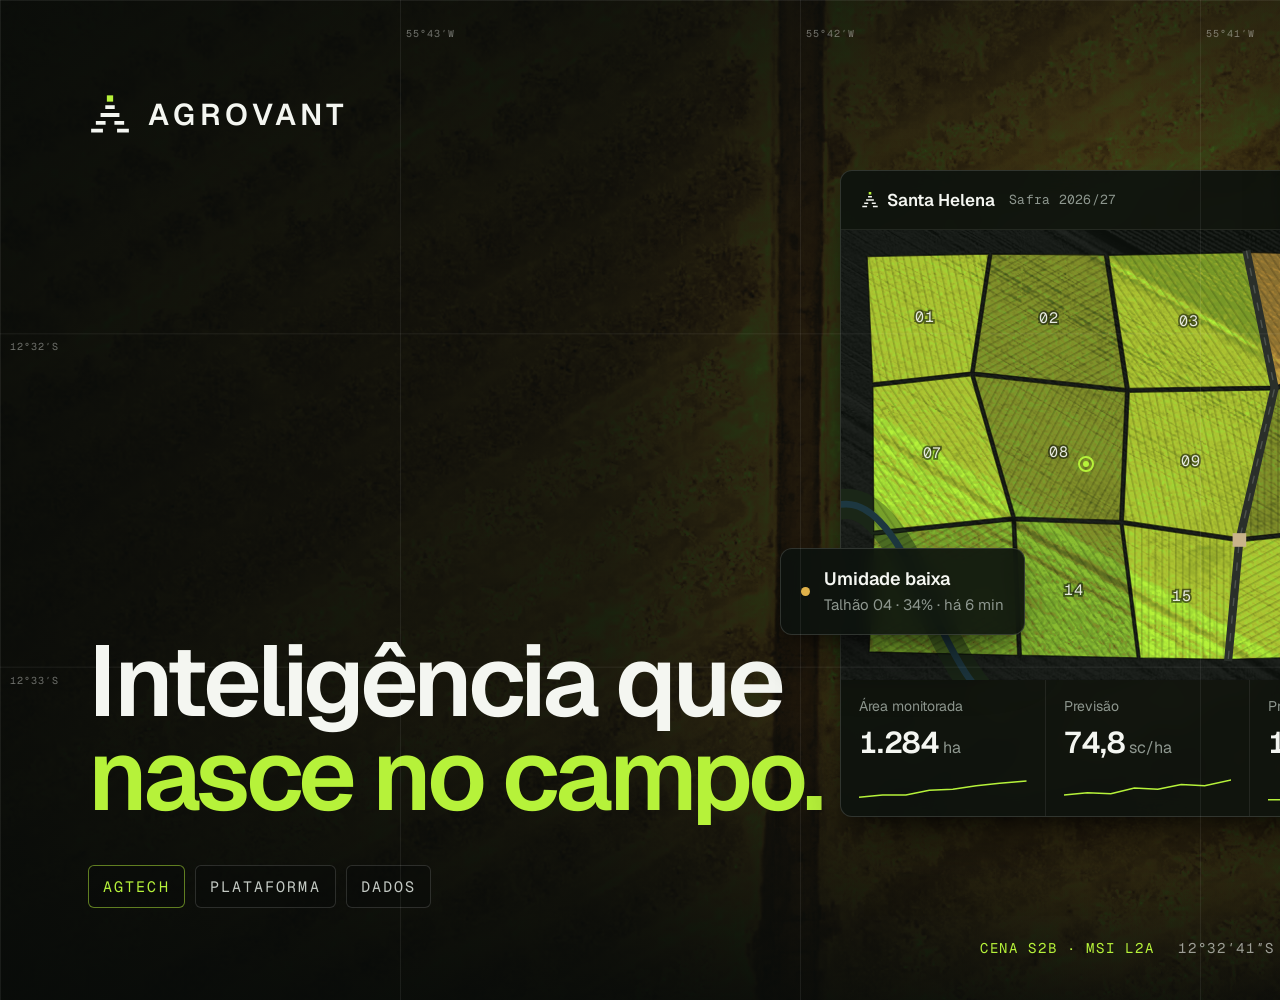
<file: thumbnail.html>
<!doctype html>
<html lang="pt-BR">
<head>
<meta charset="utf-8">
<meta name="viewport" content="width=1600">
<meta name="robots" content="noindex, nofollow">
<title>AGROVANT — Capa do case</title>
<link rel="preconnect" href="https://fonts.googleapis.com">
<link rel="preconnect" href="https://fonts.gstatic.com" crossorigin>
<link href="https://fonts.googleapis.com/css2?family=Geist:wght@300..700&family=Geist+Mono:wght@400;500&display=swap" rel="stylesheet">
<link rel="stylesheet" href="assets/css/style.css">
<style>
  html, body { margin: 0; background: var(--bg); overflow: hidden; }
  .cover { position: relative; width: 1600px; height: 1000px; overflow: hidden; isolation: isolate; }
  .cover__bg { position: absolute; inset: 0; z-index: -2; }
  .cover__bg img { width: 100%; height: 100%; object-fit: cover; filter: url(#f-ndvi); transform: scale(1.08); }
  .cover__shade { position: absolute; inset: 0; z-index: -1; background:
    linear-gradient(90deg, rgba(8,11,9,.96) 0%, rgba(8,11,9,.86) 38%, rgba(8,11,9,.5) 70%, rgba(8,11,9,.62) 100%),
    linear-gradient(180deg, rgba(8,11,9,.5), rgba(8,11,9,0) 30%, rgba(8,11,9,0) 70%, rgba(8,11,9,.85)); }
  .cover .graticule { background-size: 25% 100%, 100% 33.333%; -webkit-mask-image: none; mask-image: none; }
  .cover .gt--x { top: 26px; }
  .c-left { position: absolute; left: 88px; top: 92px; bottom: 92px; width: 740px; display: flex; flex-direction: column; }
  .c-logo { display: flex; align-items: center; gap: 16px; }
  .c-logo .logo__mark { width: 44px; height: 44px; }
  .c-logo span { font-size: 30px; font-weight: 600; letter-spacing: .16em; }
  .c-h { margin-top: auto; font-size: 100px; font-weight: 600; letter-spacing: -.045em; line-height: .94; }
  .c-h em { font-style: normal; color: var(--lime); }
  .c-tags { display: flex; gap: 10px; margin-top: 44px; }
  .c-tags span { font-family: var(--fm); font-size: 15px; letter-spacing: .14em; text-transform: uppercase; color: var(--text-2); border: 1px solid var(--line-2); border-radius: 6px; padding: 9px 14px; background: rgba(8,11,9,.5); }
  .c-tags span:first-child { color: var(--lime); border-color: rgba(182,242,58,.5); }
  .c-dash { position: absolute; right: -60px; top: 170px; width: 820px; }
  .c-dash .hd-map { aspect-ratio: 600 / 330; }
  .c-dash .hd-top { font-size: 17px; padding: 16px 20px; }
  .c-dash .hd-safra { font-size: 13px; }
  .c-dash .live { font-size: 12px; }
  .c-dash .k-l { font-size: 14px; }
  .c-dash .k-v { font-size: 16px; }
  .c-dash .k-v b { font-size: 30px; }
  .c-dash .hd-kpi { padding: 16px 18px 14px; }
  .c-dash .spark { height: 28px; }
  .c-wx { position: absolute; right: 60px; top: 70px; width: 250px; padding: 18px 20px; }
  .c-wx .hd-wx__t { font-size: 38px; }
  .c-wx .ico { width: 38px; height: 38px; }
  .c-wx .hd-wx__bars { height: 52px; }
  .c-alert { position: absolute; left: 780px; top: 548px; display: flex; gap: 14px; align-items: center; padding: 16px 20px; }
  .c-alert b { display: block; font-size: 18px; font-weight: 600; }
  .c-alert span { font-size: 15px; color: var(--muted); }
  .c-coord { position: absolute; right: 88px; bottom: 40px; font-family: var(--fm); font-size: 14px; letter-spacing: .12em; color: rgba(244,246,241,.6); display: flex; gap: 24px; }
  .c-coord span:first-child { color: var(--lime); }
  .c-sweep { position: absolute; left: 0; right: 0; top: 820px; height: 1px; background: var(--lime); opacity: .8; }
  .c-sweep::before { content: ""; position: absolute; left: 0; right: 0; bottom: 1px; height: 120px; background: linear-gradient(to bottom, rgba(182,242,58,0), rgba(182,242,58,.08)); }
  .c-sweep span { position: absolute; left: 88px; top: 10px; font-family: var(--fm); font-size: 13px; letter-spacing: .14em; color: var(--lime); }
  .c-pin { position: absolute; color: var(--lime); }
  .c-pin i { position: absolute; left: -8px; top: -8px; width: 16px; height: 16px; border-radius: 50%; border: 2px solid currentColor; }
  .c-pin i::before { content: ""; position: absolute; inset: 3px; border-radius: 50%; background: currentColor; }
</style>
</head>
<body>
<svg width="0" height="0" style="position:absolute" aria-hidden="true">
  <defs>
    <filter id="f-ndvi" color-interpolation-filters="sRGB">
      <feColorMatrix type="matrix" values="-1.2 2.6 -1 0 0.12  -1.2 2.6 -1 0 0.12  -1.2 2.6 -1 0 0.12  0 0 0 1 0"/>
      <feComponentTransfer>
        <feFuncR type="table" tableValues="0.10 0.36 0.62 0.50 0.71"/>
        <feFuncG type="table" tableValues="0.07 0.22 0.48 0.70 0.95"/>
        <feFuncB type="table" tableValues="0.05 0.08 0.15 0.18 0.23"/>
      </feComponentTransfer>
    </filter>
  </defs>
  <symbol id="logo-mark" viewBox="0 0 28 28"><rect x="12" y="1.5" width="4" height="4" class="lm-dot"/><path d="M11 9h6M8 14h12M5 19h6.2M16.8 19H23M2 24h7.5M18.5 24H26"/></symbol>
  <symbol id="i-partly" viewBox="0 0 24 24"><path d="M9 4.5v1.5M3.8 9.5h1.5M5.3 5.8l1 1M12.7 5.8l-1 1"/><path d="M6.3 12.2A3.5 3.5 0 1 1 12.2 8"/><path d="M8.5 19.5h9.3a3.3 3.3 0 0 0 .5-6.55 5 5 0 0 0-9.6-.9 3.75 3.75 0 0 0-.2 7.45z"/></symbol>
</svg>

<div class="cover">
  <div class="cover__bg"><img src="assets/img/hero-rows.webp" alt=""></div>
  <div class="cover__shade"></div>
  <div class="graticule" aria-hidden="true">
    <span class="gt gt--x" style="--p:25%">55°43′W</span><span class="gt gt--x" style="--p:50%">55°42′W</span><span class="gt gt--x" style="--p:75%">55°41′W</span>
    <span class="gt gt--y" style="--p:33.33%">12°32′S</span><span class="gt gt--y" style="--p:66.66%">12°33′S</span>
  </div>

  <div class="c-left">
    <div class="c-logo"><svg class="logo__mark"><use href="#logo-mark"/></svg><span>AGROVANT</span></div>
    <h1 class="c-h">Inteligência que<br><em>nasce no campo.</em></h1>
    <div class="c-tags"><span>AgTech</span><span>Plataforma</span><span>Dados</span></div>
  </div>

  <div class="c-dash">
    <div class="plate hd-main">
      <div class="hd-top">
        <span class="hd-prop"><svg class="logo__mark sm"><use href="#logo-mark"/></svg>Santa Helena</span>
        <span class="hd-safra mono">Safra 2026/27</span>
        <span class="live mono"><i></i>Ao vivo</span>
      </div>
      <div class="hd-map">
        <svg class="farm" data-farm data-prop="santa-helena" data-layer="ndvi" data-labels data-photo="assets/img/talhoes-m.webp" viewBox="0 0 600 330" preserveAspectRatio="xMidYMid slice"></svg>
        <span class="c-pin" style="left:30%;top:52%"><i></i></span>
      </div>
      <div class="hd-kpis">
        <div class="hd-kpi"><span class="k-l">Área monitorada</span><span class="k-v"><b>1.284</b> ha</span><svg class="spark" viewBox="0 0 100 24" preserveAspectRatio="none"><path d="M0 20 L14 18 L28 18 L42 14 L56 13 L70 10 L84 8 L100 6"/></svg></div>
        <div class="hd-kpi"><span class="k-l">Previsão</span><span class="k-v"><b>74,8</b> sc/ha</span><svg class="spark" viewBox="0 0 100 24" preserveAspectRatio="none"><path d="M0 18 L14 16 L28 17 L42 12 L56 13 L70 9 L84 10 L100 5"/></svg></div>
        <div class="hd-kpi"><span class="k-l">Precipitação</span><span class="k-v"><b>18,2</b> mm</span><svg class="spark" viewBox="0 0 100 24" preserveAspectRatio="none"><path d="M0 22 L14 22 L28 12 L42 20 L56 22 L70 6 L84 18 L100 14"/></svg></div>
        <div class="hd-kpi"><span class="k-l">Temperatura</span><span class="k-v"><b>26,4</b>°C</span><svg class="spark" viewBox="0 0 100 24" preserveAspectRatio="none"><path d="M0 14 L14 12 L28 10 L42 8 L56 9 L70 11 L84 10 L100 12"/></svg></div>
      </div>
    </div>
  </div>
  <div class="plate c-wx">
    <div class="hd-wx__row"><svg class="ico"><use href="#i-partly"/></svg><span class="hd-wx__t">26°</span><span class="hd-wx__c">Parcialmente<br>nublado</span></div>
    <div class="hd-wx__bars"><i style="--h:20%"></i><i style="--h:35%"></i><i style="--h:10%"></i><i style="--h:62%"></i><i style="--h:80%"></i><i style="--h:44%"></i><i style="--h:18%"></i></div>
  </div>
  <div class="plate c-alert"><span class="dot dot--warn"></span><div><b>Umidade baixa</b><span>Talhão 04 · 34% · há 6 min</span></div></div>
  <div class="c-coord"><span>CENA S2B · MSI L2A</span><span>12°32′41″S · 55°42′18″W</span><span>NUVENS 2%</span></div>
</div>
<script src="assets/js/farm.js"></script>
<script>document.querySelectorAll('svg[data-farm]').forEach(function (s) { AGV.render(s); });</script>
</body>
</html>
</file>
<file: assets/css/style.css>
/* =========================================================
   AGROVANT — Cena Orbital
   ========================================================= */
:root {
  --bg: #080B09;
  --bg2: #101511;
  --card: #151B16;
  --plate: #0E1310;
  --deep: #0A0D0B;
  --foot: #050705;
  --lime: #B6F23A;
  --lime-2: #CBF86A;
  --olive: #6F9C2C;
  --text: #F4F6F1;
  --text-2: #C3C9C3;
  --muted: #8E978F;
  --line: rgba(255, 255, 255, .08);
  --line-2: rgba(255, 255, 255, .14);
  --earth: #C9B48A;
  --rain: #7FA6B5;
  --warn: #E0B24A;
  --crit: #E0775A;

  --c-exc: #B6F23A;
  --c-ok: #6F9C2C;
  --c-att: #D7B14A;
  --c-crit: #C8573C;

  --paper: #E3E7DE;
  --paper-2: #FBFCF9;
  --ink: #0B0F0C;
  --ink-2: #48514A;

  --f: "Geist", ui-sans-serif, system-ui, -apple-system, "Segoe UI", sans-serif;
  --fm: "Geist Mono", ui-monospace, "SFMono-Regular", Menlo, Consolas, monospace;
  --pad: clamp(20px, 5vw, 72px);
  --maxw: 1440px;
  --ease: cubic-bezier(.16, 1, .3, 1);
  --header: 76px;
}

*, *::before, *::after { box-sizing: border-box; }
html { -webkit-text-size-adjust: 100%; scroll-behavior: smooth; scroll-padding-top: 88px; scrollbar-color: #29322B var(--bg); }
body {
  margin: 0; background: var(--bg); color: var(--text);
  font-family: var(--f); font-size: 16px; line-height: 1.55;
  -webkit-font-smoothing: antialiased; -moz-osx-font-smoothing: grayscale;
  overflow-x: clip; caret-color: var(--lime);
}
img, picture, svg { display: block; max-width: 100%; }
img { height: auto; }
h1, h2, h3, h4, p, ul, ol, dl, dd, figure, blockquote { margin: 0; }
ul, ol { padding: 0; list-style: none; }
a { color: inherit; text-decoration: none; text-underline-offset: .22em; }
button { font: inherit; color: inherit; background: none; border: 0; padding: 0; cursor: pointer; }
input, select, textarea { font: inherit; color: inherit; }
::selection { background: var(--lime); color: var(--bg); }
::-webkit-scrollbar { width: 10px; height: 10px; }
::-webkit-scrollbar-track { background: var(--bg); }
::-webkit-scrollbar-thumb { background: #232B25; border-radius: 10px; border: 2px solid var(--bg); }
::-webkit-scrollbar-thumb:hover { background: #313B33; }
:focus-visible { outline: 2px solid var(--lime); outline-offset: 3px; border-radius: 4px; }
[hidden] { display: none !important; }

svg:has(> use) { fill: none; stroke: currentColor; stroke-width: 1.5; stroke-linecap: round; stroke-linejoin: round; }
.logo__mark { width: 26px; height: 26px; stroke-width: 2.4 !important; stroke-linecap: butt !important; color: var(--text); }
.logo__mark.sm { width: 18px; height: 18px; }
#logo-mark .lm-dot { fill: var(--lime); stroke: none; }

.sr-only { position: absolute; width: 1px; height: 1px; padding: 0; margin: -1px; overflow: hidden; clip: rect(0 0 0 0); white-space: nowrap; border: 0; }
.skip { position: fixed; left: 16px; top: -60px; z-index: 100; background: var(--lime); color: var(--bg); padding: 10px 16px; border-radius: 6px; font-weight: 600; transition: top .2s; }
.skip:focus { top: 16px; }
.skip:not(:focus) { clip-path: inset(50%); }

.mono { font-family: var(--fm); font-weight: 400; letter-spacing: .02em; }
.wrap { width: 100%; max-width: var(--maxw); margin-inline: auto; padding-inline: var(--pad); }
.wrap-wide { width: 100%; max-width: 1640px; margin-inline: auto; padding-inline: var(--pad); }
.section { padding-block: clamp(96px, 12vw, 176px); position: relative; overflow-x: clip; }
/* paired sections continue the previous one on the same ground: tight inside a pair, generous between pairs */
.section:has(+ .section--pair) { padding-bottom: clamp(56px, 6vw, 96px); }
.section--pair { padding-top: clamp(40px, 5vw, 80px); }

/* ---------- type ---------- */
.display {
  font-size: clamp(2.9rem, 6.1vw, 6rem); font-weight: 600; line-height: .96;
  letter-spacing: -.04em; text-wrap: balance;
}
.display .line { display: block; }
.display em, .h2 em { font-style: normal; color: var(--lime); }
.h2 {
  font-size: clamp(2.25rem, 4.4vw, 4.1rem); font-weight: 600; line-height: 1.0;
  letter-spacing: -.035em; text-wrap: balance; max-width: 17ch;
}
.disclaimer { margin-top: 22px; font-size: 12.5px; color: var(--muted); }

/* scene metadata rail (section labels) */
.rail {
  display: flex; justify-content: space-between; align-items: baseline; gap: 16px;
  border-top: 1px solid var(--line); padding-top: 14px; margin-bottom: clamp(28px, 4vw, 52px);
  font-family: var(--fm); font-size: 11.5px; letter-spacing: .14em; text-transform: uppercase;
}
.rail__l { display: inline-flex; align-items: center; gap: 10px; color: var(--text); }
.rail__l::before { content: ""; width: 7px; height: 7px; background: var(--lime); flex: none; }
.rail__m { color: var(--muted); text-align: right; white-space: nowrap; }
.rail--light { border-color: rgba(11, 15, 12, .14); }
.rail--light .rail__l { color: var(--ink); }
.rail--light .rail__l::before { background: var(--olive); }
.rail--light .rail__m { color: var(--ink-2); }

/* ---------- buttons ---------- */
.btn {
  display: inline-flex; align-items: center; justify-content: center; gap: 10px;
  height: 48px; padding: 0 22px; border-radius: 6px; white-space: nowrap;
  font-size: 13px; font-weight: 600; letter-spacing: .07em; text-transform: uppercase;
  transition: background .25s var(--ease), color .25s, border-color .25s, transform .25s var(--ease);
}
.btn svg { width: 18px; height: 18px; transition: transform .35s var(--ease); }
.btn:hover svg { transform: translateX(4px); }
.btn:active { transform: translateY(1px); }
.btn--lime { background: var(--lime); color: var(--bg); }
.btn--lime:hover { background: var(--lime-2); }
.btn--ghost { border: 1px solid var(--line-2); color: var(--text); background: rgba(8, 11, 9, .35); }
.btn--ghost:hover { border-color: rgba(244, 246, 241, .45); }
.btn--sm { height: 40px; padding: 0 16px; font-size: 12px; }
.btn--lg { height: 56px; padding: 0 28px; }
.btn--block { width: 100%; }

/* ---------- header ---------- */
.site-header {
  position: fixed; inset: 0 0 auto 0; z-index: 60; padding-top: env(safe-area-inset-top);
  border-bottom: 1px solid transparent;
  transition: background .45s var(--ease), border-color .45s, backdrop-filter .45s;
}
.site-header.is-scrolled { background: rgba(8, 11, 9, .74); -webkit-backdrop-filter: blur(16px) saturate(140%); backdrop-filter: blur(16px) saturate(140%); border-color: var(--line); }
.site-header__in { max-width: var(--maxw); margin: 0 auto; padding: 0 var(--pad); height: var(--header); display: flex; align-items: center; gap: 28px; }
.logo { display: inline-flex; align-items: center; gap: 11px; flex: none; }
.logo__word { font-size: 15px; font-weight: 600; letter-spacing: .16em; }
.nav { flex: 1; display: flex; justify-content: center; }
.nav ul { display: flex; gap: clamp(18px, 2.2vw, 34px); }
.nav a { position: relative; font-size: 14px; color: var(--text-2); padding: 6px 0; transition: color .2s; }
.nav a::after { content: ""; position: absolute; left: 0; right: 0; bottom: 0; height: 1px; background: var(--lime); transform: scaleX(0); transform-origin: left; transition: transform .35s var(--ease); }
.nav a:hover, .nav a.is-active { color: var(--text); }
.nav a:hover::after, .nav a.is-active::after { transform: scaleX(1); }
.header-actions { display: flex; align-items: center; gap: 20px; flex: none; }
.burger { display: none; width: 44px; height: 44px; border: 1px solid var(--line-2); border-radius: 8px; align-items: center; justify-content: center; }
.burger svg { width: 22px; height: 22px; }

.drawer {
  position: fixed; inset: 0; z-index: 55; background: var(--bg);
  padding: calc(var(--header) + 28px + env(safe-area-inset-top)) var(--pad) calc(28px + env(safe-area-inset-bottom));
  display: flex; flex-direction: column; justify-content: space-between; overflow-y: auto;
  background-image: linear-gradient(to right, var(--line) 1px, transparent 1px); background-size: 25% 100%;
  clip-path: inset(0 0 100% 0); transition: clip-path .55s var(--ease);
}
.drawer.is-open { clip-path: inset(0 0 0 0); }
.drawer nav a { display: block; font-size: clamp(30px, 8vw, 44px); font-weight: 600; letter-spacing: -.03em; padding: 10px 0; border-bottom: 1px solid var(--line); }
.drawer__foot { display: grid; gap: 12px; margin-top: 32px; }
.drawer__foot .mono { color: var(--muted); font-size: 11px; text-align: center; margin-top: 8px; }

/* ---------- HERO ---------- */
.hero { position: relative; min-height: 100svh; display: flex; flex-direction: column; justify-content: center; padding-top: calc(var(--header) + 40px); overflow: hidden; isolation: isolate; }
.scene { position: absolute; inset: 0; z-index: -1; overflow: hidden; }
.scene__img { position: absolute; inset: -3%; max-width: none; clip-path: inset(0 0 100% 0); will-change: transform; }
.scene__img img { width: 100%; height: 100%; object-fit: cover; }
.scene__img--rgb img { filter: saturate(.8) brightness(.85); }
.scene__img--ndvi img { filter: url(#f-ndvi); }
.scene__img--umid img { filter: url(#f-umid); }
.scene__img.is-on { clip-path: inset(0 0 0 0); z-index: 2; transition: clip-path 1.5s var(--ease); }
.scene__img.is-prev { clip-path: inset(0 0 0 0); z-index: 1; }
.scene__sweep { position: absolute; left: 0; right: 0; top: 0; height: 1px; z-index: 3; background: var(--lime); opacity: 0; pointer-events: none; }
.scene__sweep::before { content: ""; position: absolute; left: 0; right: 0; bottom: 1px; height: 90px; background: linear-gradient(to bottom, rgba(182, 242, 58, 0), rgba(182, 242, 58, .1)); }
.scene__sweep span { position: absolute; right: var(--pad); top: 8px; font-size: 10.5px; letter-spacing: .14em; color: var(--lime); background: rgba(8, 11, 9, .7); padding: 4px 8px; border-radius: 3px; }
.scene.is-sweeping .scene__sweep { animation: sweepY 1.5s var(--ease) forwards; }
@keyframes sweepY { 0% { top: 0; opacity: 1; } 85% { opacity: 1; } 100% { top: 100%; opacity: 0; } }
.scene__shade {
  position: absolute; inset: 0; z-index: 4;
  background:
    linear-gradient(180deg, rgba(8, 11, 9, .7) 0%, rgba(8, 11, 9, 0) 22%, rgba(8, 11, 9, 0) 68%, var(--bg) 100%),
    linear-gradient(90deg, rgba(8, 11, 9, .94) 0%, rgba(8, 11, 9, .8) 36%, rgba(8, 11, 9, .42) 72%, rgba(8, 11, 9, .5) 100%);
}
.graticule {
  position: absolute; inset: 0; z-index: 5; pointer-events: none;
  background-image: linear-gradient(to right, rgba(255, 255, 255, .07) 1px, transparent 1px), linear-gradient(to bottom, rgba(255, 255, 255, .07) 1px, transparent 1px);
  background-size: 25% 100%, 100% 33.333%;
  -webkit-mask-image: linear-gradient(180deg, transparent 0, #000 18%, #000 75%, transparent 100%);
  mask-image: linear-gradient(180deg, transparent 0, #000 18%, #000 75%, transparent 100%);
}
.gt { position: absolute; font-family: var(--fm); font-size: 10px; letter-spacing: .1em; color: rgba(244, 246, 241, .42); }
.gt--x { top: calc(var(--header) + 14px); left: calc(var(--p) + 6px); }
.gt--y { left: 10px; top: calc(var(--p) + 6px); }
.hero__meta { margin-left: auto; display: flex; gap: 18px; font-size: 10.5px; letter-spacing: .12em; color: rgba(244, 246, 241, .55); }
.hero__meta span:first-child { color: var(--lime); }
@media (max-width: 1600px) { .hero__meta span:nth-child(n+3) { display: none; } }

.hero__in { position: relative; z-index: 6; display: grid; grid-template-columns: minmax(0, 1fr) minmax(0, 1.04fr); gap: clamp(32px, 4.5vw, 80px); align-items: center; padding-block: 32px 28px; }
.hero__copy { max-width: 660px; }
.tag { display: inline-flex; align-items: center; gap: 10px; font-size: 12px; letter-spacing: .16em; text-transform: uppercase; color: var(--earth); }
.tag::before { content: ""; width: 18px; height: 1px; background: var(--earth); }
.hero h1 { margin: 22px 0 26px; }
.hero__lead { font-size: clamp(1.05rem, 1.35vw, 1.2rem); color: var(--text-2); max-width: 46ch; line-height: 1.6; }
.cta-row { display: flex; flex-wrap: wrap; gap: 12px; margin-top: 36px; }
.hero__checks { display: flex; flex-wrap: wrap; gap: 10px 24px; margin-top: 36px; font-size: 14px; color: var(--text-2); }
.hero__checks li { display: inline-flex; align-items: center; gap: 8px; }
.hero__checks svg { width: 16px; height: 16px; color: var(--lime); stroke-width: 2; }

/* plates */
.plate {
  background: rgba(13, 18, 14, .9); border: 1px solid var(--line-2); border-radius: 12px;
  box-shadow: 0 34px 60px -24px rgba(0, 0, 0, .75), 0 10px 20px -8px rgba(0, 0, 0, .5);
  -webkit-backdrop-filter: blur(10px); backdrop-filter: blur(10px);
}
.hdash { position: relative; margin: 0; padding: 36px 0 28px; }
.hd-main { overflow: hidden; }
.hd-top { display: flex; align-items: center; gap: 14px; padding: 12px 16px; border-bottom: 1px solid var(--line); font-size: 13.5px; }
.hd-prop { display: inline-flex; align-items: center; gap: 8px; font-weight: 600; }
.hd-safra { font-size: 11px; color: var(--muted); }
.live { margin-left: auto; display: inline-flex; align-items: center; gap: 7px; font-size: 10.5px; letter-spacing: .14em; text-transform: uppercase; color: var(--lime); }
.live i { width: 7px; height: 7px; border-radius: 50%; background: var(--lime); position: relative; }
.live i::after, .hd-pin i::after, .mark__pt::after, .dot--warn::after, .ok-dot::after {
  content: ""; position: absolute; inset: -4px; border-radius: 50%; border: 1px solid currentColor; opacity: 0; animation: ping 2.4s var(--ease) infinite;
}
@keyframes ping { 0% { transform: scale(.6); opacity: .9; } 100% { transform: scale(2.4); opacity: 0; } }
.hd-map { position: relative; aspect-ratio: 600 / 300; overflow: hidden; background: var(--deep); }
.hd-map .farm { width: 100%; height: 100%; }
.hd-pin { position: absolute; left: var(--x); top: var(--y); width: 0; height: 0; color: var(--warn); }
.hd-pin i { position: absolute; left: -6px; top: -6px; width: 12px; height: 12px; border-radius: 50%; background: var(--warn); box-shadow: 0 0 0 3px rgba(8, 11, 9, .6); }
.hd-maplabel { position: absolute; z-index: 3; right: 12px; bottom: 10px; font-size: 10.5px; letter-spacing: .08em; background: rgba(8, 11, 9, .78); padding: 4px 8px; border-radius: 4px; color: var(--text-2); }
.hd-kpis { display: grid; grid-template-columns: repeat(4, 1fr); }
.hd-kpi { padding: 12px 14px 10px; border-right: 1px solid var(--line); display: flex; flex-direction: column; gap: 2px; min-width: 0; }
.hd-kpi:last-child { border-right: 0; }
.k-l { font-size: 11.5px; color: var(--muted); white-space: nowrap; overflow: hidden; text-overflow: ellipsis; }
.k-v { font-size: 13px; color: var(--muted); white-space: nowrap; font-variant-numeric: tabular-nums; }
.k-v b { font-size: 21px; font-weight: 600; color: var(--text); letter-spacing: -.02em; }
.spark { width: 100%; height: 22px; margin-top: 6px; }
.spark path { fill: none; stroke: var(--lime); stroke-width: 1.5; vector-effect: non-scaling-stroke; }
.hd-wx { position: absolute; top: 96px; right: -22px; width: 214px; padding: 14px 16px; }
.hd-wx__row { display: flex; align-items: center; gap: 10px; }
.ico { width: 30px; height: 30px; stroke-width: 1.3 !important; color: var(--text); }
.hd-wx__t { font-size: 30px; font-weight: 600; letter-spacing: -.04em; }
.hd-wx__c { font-size: 11.5px; color: var(--muted); line-height: 1.25; }
.hd-wx__bars { display: flex; gap: 5px; align-items: flex-end; height: 40px; margin-top: 12px; }
.hd-wx__bars i { flex: 1; height: var(--h); background: var(--rain); opacity: .75; border-radius: 2px 2px 0 0; }
.hd-wx__days { display: flex; justify-content: space-between; font-size: 9.5px; color: var(--muted); margin-top: 6px; padding-inline: 2px; }
.hd-alert { position: absolute; left: -36px; top: 46%; display: flex; gap: 12px; align-items: center; padding: 12px 16px 12px 14px; }
.hd-alert b { display: block; font-size: 13.5px; font-weight: 600; }
.hd-alert span { font-size: 12px; color: var(--muted); font-variant-numeric: tabular-nums; }
.dot { position: relative; display: inline-block; width: 9px; height: 9px; border-radius: 50%; background: var(--muted); flex: none; }
.dot--warn { background: var(--warn); color: var(--warn); }
.dot--info { background: var(--rain); }
.dot--lime { background: var(--lime); }

.bands { position: relative; z-index: 6; display: flex; align-items: center; gap: 6px; padding-bottom: 30px; flex-wrap: wrap; }
.bands__l { font-size: 10.5px; letter-spacing: .16em; text-transform: uppercase; color: var(--muted); margin-right: 8px; }
.band-btn {
  height: 34px; padding: 0 14px; border-radius: 6px; border: 1px solid var(--line-2); background: rgba(8, 11, 9, .55);
  font-family: var(--fm); font-size: 11px; letter-spacing: .12em; text-transform: uppercase; color: var(--text-2);
  transition: border-color .25s, color .25s, background .25s;
}
.band-btn:hover { border-color: rgba(244, 246, 241, .4); color: var(--text); }
.band-btn.is-on { border-color: var(--lime); color: var(--lime); background: rgba(182, 242, 58, .07); }
.bands__read { display: flex; align-items: center; gap: 12px; min-height: 34px; margin-left: 12px; padding-left: 16px; border-left: 1px solid var(--line-2); }
.bands__read b { font-size: 13px; font-weight: 500; letter-spacing: .1em; text-transform: uppercase; color: var(--lime); white-space: nowrap; }
.bands__read span { font-size: 14px; line-height: 1.35; color: var(--text-2); max-width: 32ch; }
.hd-sweep { position: absolute; top: 0; bottom: 0; left: 0; z-index: 2; width: 1px; background: var(--lime); opacity: 0; pointer-events: none; }
.hd-sweep::before { content: ""; position: absolute; top: 0; bottom: 0; right: 1px; width: 90px; background: linear-gradient(90deg, rgba(182, 242, 58, 0), rgba(182, 242, 58, .14)); }
.hd-map.is-sweeping .hd-sweep { animation: sweepX 1.1s var(--ease) forwards; }

/* ---------- METRICS ---------- */
.metrics { border-block: 1px solid var(--line); padding-block: 44px 34px; background: var(--bg); }
.metrics__row { display: grid; grid-template-columns: repeat(4, 1fr); }
.metric { display: flex; flex-direction: column; gap: 6px; padding: 0 28px; border-left: 1px solid var(--line); }
.metric:first-child { border-left: 0; padding-left: 0; }
.metric dd { order: -1; font-size: clamp(2.4rem, 4.2vw, 3.7rem); font-weight: 600; letter-spacing: -.045em; line-height: 1; font-variant-numeric: tabular-nums; white-space: nowrap; }
.metric .pre { color: var(--lime); font-weight: 500; margin-right: .04em; }
.metric .unit { font-size: .42em; font-weight: 500; letter-spacing: -.01em; color: var(--text-2); }
.metric dt { font-size: 14px; color: var(--muted); }

/* ---------- PROBLEM ---------- */
.problem__grid { display: grid; grid-template-columns: 1.15fr 1fr; gap: clamp(32px, 6vw, 110px); align-items: end; }
.problem__txt p { color: var(--muted); font-size: 17px; max-width: 50ch; }
.problem__sub { color: var(--text) !important; font-size: clamp(1.35rem, 2vw, 1.75rem) !important; font-weight: 500; letter-spacing: -.02em; line-height: 1.25; margin-bottom: 22px; }
.survey { position: relative; margin-top: clamp(56px, 7vw, 104px); aspect-ratio: 16 / 8.2; }
.survey__img { position: absolute; inset: 0 var(--pad); overflow: hidden; border-radius: 4px; }
.survey__img picture, .survey__img img { width: 100%; height: 100%; }
.survey__img img { object-fit: cover; filter: saturate(.78) brightness(.72) contrast(1.05); transform: scale(1.08); }
.survey__img::after { content: ""; position: absolute; inset: 0; background: radial-gradient(ellipse at center, transparent 40%, rgba(8, 11, 9, .55) 100%); }
.survey__hud { position: absolute; inset: 0 var(--pad); pointer-events: none; }
.corner { position: absolute; width: 22px; height: 22px; border: 0 solid rgba(244, 246, 241, .7); }
.corner.tl { top: 16px; left: 16px; border-top-width: 1px; border-left-width: 1px; }
.corner.tr { top: 16px; right: 16px; border-top-width: 1px; border-right-width: 1px; }
.corner.bl { bottom: 16px; left: 16px; border-bottom-width: 1px; border-left-width: 1px; }
.corner.br { bottom: 16px; right: 16px; border-bottom-width: 1px; border-right-width: 1px; }
.survey__id { position: absolute; top: 22px; left: 50px; font-size: 10.5px; letter-spacing: .12em; color: rgba(244, 246, 241, .75); }
.survey__north { position: absolute; top: 18px; right: 50px; display: flex; flex-direction: column; align-items: center; font-size: 10px; color: var(--text); }
.survey__north svg { width: 14px; height: 20px; fill: var(--text); }
.survey__scale { position: absolute; bottom: 22px; left: 50px; display: flex; align-items: center; gap: 10px; font-size: 10.5px; color: rgba(244, 246, 241, .8); }
.survey__scale i { width: 80px; height: 6px; border: 1px solid rgba(244, 246, 241, .8); border-top: 0; }
.marks { position: absolute; inset: 0 var(--pad); }
.mark { position: absolute; left: var(--x); top: var(--y); width: 0; height: 0; color: var(--lime); }
.mark--warn { color: var(--warn); }
.mark--info { color: var(--rain); }
.mark__pt { position: absolute; left: -8px; top: -8px; width: 16px; height: 16px; border-radius: 50%; border: 2px solid currentColor; background: rgba(8, 11, 9, .5); }
.mark__pt::before { content: ""; position: absolute; inset: 3px; border-radius: 50%; background: currentColor; }
.mark__card {
  position: absolute; left: 30px; top: 0; transform: translateY(-50%); min-width: 176px;
  background: rgba(10, 14, 11, .88); border: 1px solid var(--line-2); border-radius: 8px; padding: 10px 14px;
  -webkit-backdrop-filter: blur(8px); backdrop-filter: blur(8px); box-shadow: 0 18px 30px -16px rgba(0, 0, 0, .8);
  display: grid; gap: 1px;
}
.mark__card::before { content: ""; position: absolute; right: 100%; top: 50%; width: 22px; height: 1px; background: currentColor; }
.mark--flip .mark__card { left: auto; right: 30px; }
.mark--flip .mark__card::before { right: auto; left: 100%; }
.mark__card .mono { font-size: 10px; letter-spacing: .14em; text-transform: uppercase; color: var(--muted); }
.mark__card b { font-size: 15px; font-weight: 600; color: var(--text); }
.mark__card .ok { color: var(--lime); font-size: 12.5px; }
.mark__card .warn { color: var(--warn); font-size: 12.5px; }
.mark__card .info { color: var(--rain); font-size: 12.5px; }

/* ---------- PLATFORM ---------- */
.platform { background: linear-gradient(180deg, var(--bg) 0, var(--bg2) 30%, var(--bg2) 100%); }
.platform__head { display: grid; grid-template-columns: 1.4fr 1fr; gap: 40px; align-items: end; }
.platform__hint { color: var(--muted); font-size: 15px; max-width: 40ch; justify-self: end; }
.skip-demo:not(:focus) { position: absolute; width: 1px; height: 1px; overflow: hidden; clip-path: inset(50%); white-space: nowrap; }
.skip-demo:focus { display: inline-block; margin-top: 24px; background: var(--lime); color: var(--bg); padding: 10px 16px; border-radius: 6px; font-weight: 600; font-size: 14px; }
.app {
  display: grid; grid-template-columns: 228px minmax(0, 1fr); margin-top: clamp(40px, 5vw, 64px);
  border: 1px solid var(--line-2); border-radius: 14px; background: #0B0F0C; overflow: hidden;
  box-shadow: 0 60px 100px -50px rgba(0, 0, 0, .9);
}
.app__side { background: var(--deep); border-right: 1px solid var(--line); padding: 18px 12px; display: flex; flex-direction: column; gap: 10px; }
.app__brand { display: flex; align-items: center; gap: 10px; padding: 4px 10px 16px; font-size: 13px; font-weight: 600; letter-spacing: .14em; }
.app__brand .logo__mark { width: 20px; height: 20px; }
.app__nav { display: grid; gap: 2px; }
.app__nav button { display: flex; align-items: center; gap: 12px; height: 40px; padding: 0 12px; border-radius: 8px; color: var(--muted); font-size: 14px; text-align: left; transition: background .2s, color .2s; white-space: nowrap; }
.app__nav svg { width: 18px; height: 18px; flex: none; }
.app__nav button:hover { background: rgba(255, 255, 255, .04); color: var(--text); }
.app__nav button.is-on { background: rgba(182, 242, 58, .09); color: var(--text); }
.app__nav button.is-on svg { color: var(--lime); }
.app__user { margin-top: auto; display: flex; align-items: center; gap: 10px; padding: 12px 8px 4px; border-top: 1px solid var(--line); font-size: 13px; }
.app__user small { display: block; color: var(--muted); font-size: 11.5px; }
.avatar { width: 34px; height: 34px; border-radius: 50%; background: #1E2620; border: 1px solid var(--line-2); display: inline-flex; align-items: center; justify-content: center; font-size: 12px; font-weight: 600; color: var(--earth); flex: none; }
.avatar--lg { width: 52px; height: 52px; font-size: 15px; }
.app__main { min-width: 0; display: flex; flex-direction: column; }
.app__top { display: flex; justify-content: space-between; align-items: center; gap: 12px; padding: 12px 20px; border-bottom: 1px solid var(--line); }
.seg { display: inline-flex; padding: 3px; background: rgba(255, 255, 255, .03); border: 1px solid var(--line); border-radius: 9px; gap: 2px; }
.seg button { height: 32px; padding: 0 14px; border-radius: 6px; font-size: 13px; color: var(--muted); white-space: nowrap; transition: background .2s, color .2s; }
.seg button:hover { color: var(--text); }
.seg button.is-on { background: #1C241E; color: var(--text); box-shadow: inset 0 0 0 1px var(--line-2); }
.app__tools { display: flex; gap: 10px; }
.app__search { display: inline-flex; align-items: center; gap: 8px; height: 36px; padding: 0 0 0 12px; border: 1px solid var(--line); border-radius: 8px; color: var(--muted); min-width: 270px; transition: border-color .2s; }
.app__search input { flex: 1; min-width: 0; height: 100%; padding: 0 10px 0 0; background: none; border: 0; outline: 0; font-size: 13px; color: var(--text); }
.app__search input::placeholder { color: #7F8880; }
.app__search input::-webkit-search-cancel-button { display: none; }
.app__search:focus-within { border-color: var(--lime); }
.app__search.is-miss { border-color: var(--crit); animation: miss .36s var(--ease); }
@keyframes miss { 30% { transform: translateX(-4px); } 70% { transform: translateX(4px); } }
.app__bellwrap { position: relative; }
.app__pop { position: absolute; right: 0; top: calc(100% + 8px); z-index: 10; width: 310px; padding: 12px 14px 6px; background: #121813; border: 1px solid var(--line-2); border-radius: 10px; box-shadow: 0 24px 40px -18px rgba(0, 0, 0, .85); animation: viewIn .3s var(--ease); }
.app__pop-h { font-size: 10.5px; letter-spacing: .14em; text-transform: uppercase; color: var(--muted); margin-bottom: 6px; }
.app__pop li { display: flex; gap: 10px; align-items: flex-start; padding: 10px 0; border-top: 1px solid var(--line); }
.app__pop li .dot { margin-top: 6px; }
.app__pop b { display: block; font-size: 13.5px; font-weight: 500; }
.app__pop small { font-size: 12px; color: var(--muted); }
.app__search svg, .app__bell svg { width: 16px; height: 16px; }
.app__bell { position: relative; width: 36px; height: 36px; border: 1px solid var(--line); border-radius: 8px; display: inline-flex; align-items: center; justify-content: center; color: var(--text-2); transition: border-color .2s, color .2s; }
.app__bell:hover, .app__bell[aria-expanded="true"] { border-color: var(--line-2); color: var(--text); }
.app__bell i { position: absolute; top: -6px; right: -6px; min-width: 18px; height: 18px; border-radius: 9px; background: var(--lime); color: var(--bg); font-size: 10.5px; font-weight: 700; font-style: normal; display: flex; align-items: center; justify-content: center; }
.app__body { padding: 20px; flex: 1; min-height: 600px; }
.app__title { display: flex; justify-content: space-between; align-items: flex-end; gap: 16px; margin-bottom: 18px; }
.app__kicker { font-size: 11px; letter-spacing: .14em; text-transform: uppercase; color: var(--muted); }
.app__h { font-size: clamp(1.25rem, 2vw, 1.6rem); font-weight: 600; letter-spacing: -.02em; text-transform: uppercase; }
.status { display: inline-flex; align-items: center; gap: 8px; height: 30px; padding: 0 12px; border-radius: 999px; border: 1px solid; font-size: 12.5px; white-space: nowrap; }
.status i { width: 7px; height: 7px; border-radius: 50%; background: currentColor; }
.status[data-tone="ok"] { color: var(--lime); border-color: rgba(182, 242, 58, .32); }
.status[data-tone="warn"] { color: var(--warn); border-color: rgba(224, 178, 74, .35); }
.status[data-tone="info"] { color: var(--rain); border-color: rgba(127, 166, 181, .4); }
.view { animation: viewIn .45s var(--ease); }
@keyframes viewIn { from { opacity: 0; transform: translateY(8px); } to { opacity: 1; transform: none; } }
.kpis { display: grid; grid-template-columns: repeat(4, 1fr); border: 1px solid var(--line); border-radius: 10px; }
.kpi { padding: 14px 16px; border-right: 1px solid var(--line); min-width: 0; display: grid; gap: 2px; }
.kpi:last-child { border-right: 0; }
.kpi .k-v b { font-size: 26px; }
.ov-grid { margin-top: 16px; display: grid; grid-template-columns: minmax(0, 1.25fr) minmax(0, 1fr); grid-template-rows: auto auto; gap: 16px; }
.panel { border: 1px solid var(--line); border-radius: 10px; background: var(--plate); padding: 14px 16px 16px; min-width: 0; }
.panel--map { grid-row: span 2; display: flex; flex-direction: column; }
.panel__h { display: flex; justify-content: space-between; align-items: baseline; gap: 12px; font-size: 13px; font-weight: 500; margin-bottom: 12px; }
.panel__h .mono { font-size: 11px; color: var(--muted); font-weight: 400; }
.panel__map { aspect-ratio: 600 / 360; border-radius: 6px; overflow: hidden; background: var(--deep); }
.panel__map .farm, .panel--bigmap .farm { width: 100%; height: 100%; }
.panel--bigmap .farm { border-radius: 6px; background: var(--deep); }
.sel { margin-top: 14px; }
.sel__h { font-size: 11px; letter-spacing: .14em; text-transform: uppercase; color: var(--muted); margin-bottom: 10px; }
.sel__h b { color: var(--lime); font-weight: 500; }
.sel dl { display: grid; grid-template-columns: repeat(5, minmax(0, 1fr)); gap: 12px; }
.sel dt { font-size: 11.5px; color: var(--muted); }
.sel dd { font-size: 15px; font-weight: 600; font-variant-numeric: tabular-nums; white-space: nowrap; transition: color .3s; }
.sel dd.flash { color: var(--lime); }

/* html bar charts */
.bars { position: relative; display: flex; align-items: flex-end; gap: 6px; height: 150px; }
.bars--talhao { gap: 5px; padding-bottom: 20px; height: 170px; }
.bars--rain { gap: 3px; }
.bars--tall { height: 200px; }
.bar { position: relative; flex: 1; height: 100%; display: flex; align-items: flex-end; cursor: pointer; outline-offset: 1px; }
.bar i { display: block; width: 100%; height: var(--h); min-height: 2px; background: var(--olive); border-radius: 2px 2px 0 0; transform-origin: bottom; transition: transform .7s var(--ease), background .2s, opacity .2s; }
.bars--rain .bar i { background: var(--rain); opacity: .7; }
.bar.is-hi i { background: var(--lime); }
.bar:hover i, .bar:focus-visible i, .bar.is-scrub i { background: var(--lime); opacity: 1; }
.bars.is-pre .bar i { transform: scaleY(0); }
.bar span { position: absolute; bottom: -19px; left: 50%; transform: translateX(-50%); font-family: var(--fm); font-size: 9.5px; color: var(--muted); }
.bars--talhao .bar span { bottom: -19px; }
.bars--talhao .bar { height: calc(100%); }
.bars--talhao .bar i { max-height: 100%; }
.ctip {
  position: absolute; z-index: 5; pointer-events: none; transform: translate(-50%, calc(-100% - 10px));
  background: #18201A; border: 1px solid var(--line-2); border-radius: 6px; padding: 6px 9px;
  font-family: var(--fm); font-size: 11px; white-space: nowrap; color: var(--text); box-shadow: 0 10px 24px -10px rgba(0, 0, 0, .8);
}
.ctip b { color: var(--lime); font-weight: 500; }
.bars__axis { display: flex; justify-content: space-between; font-size: 10.5px; color: var(--muted); margin-top: 10px; }

/* tables */
.t { width: 100%; border-collapse: collapse; font-size: 13.5px; font-variant-numeric: tabular-nums; }
.t th { font-family: var(--fm); font-size: 10.5px; letter-spacing: .1em; text-transform: uppercase; color: var(--muted); font-weight: 400; text-align: left; padding: 8px 10px; border-bottom: 1px solid var(--line); }
.t td { padding: 11px 10px; border-bottom: 1px solid var(--line); white-space: nowrap; }
.t tr:last-child td { border-bottom: 0; }
.t .pill { display: inline-flex; align-items: center; gap: 6px; font-size: 12px; }
.t .pill::before { content: ""; width: 8px; height: 8px; border-radius: 2px; background: var(--c, var(--muted)); }
.t .meter { display: inline-block; width: 90px; height: 6px; border-radius: 3px; background: rgba(255, 255, 255, .07); vertical-align: middle; position: relative; overflow: hidden; }
.t .meter::after { content: ""; position: absolute; inset: 0 auto 0 0; width: var(--w); background: var(--olive); }
.t .meter.hi::after { background: var(--warn); }
.t tr.is-hit td { background: rgba(182, 242, 58, .08); }

.climate-mini { display: grid; grid-template-columns: minmax(0, 1fr) minmax(0, 1.7fr); gap: 16px; }
.cm-now { display: flex; flex-direction: column; gap: 14px; }
.ico--xl { width: 54px; height: 54px; }
.cm-t { display: block; font-size: 46px; font-weight: 600; letter-spacing: -.04em; line-height: 1; }
.cm-c { color: var(--muted); font-size: 14px; }
.cm-stats { display: grid; grid-template-columns: repeat(3, 1fr); gap: 10px; border-top: 1px solid var(--line); padding-top: 14px; margin-top: auto; }
.cm-stats dt { font-size: 11.5px; color: var(--muted); }
.cm-stats dd { font-size: 17px; font-weight: 600; }

.week { display: grid; grid-template-columns: repeat(7, minmax(0, 1fr)); gap: 8px; }
.day { border: 1px solid var(--line); border-radius: 8px; padding: 14px 4px 12px; display: flex; flex-direction: column; align-items: center; gap: 8px; text-align: center; transition: border-color .2s, background .2s; }
.day:hover { border-color: var(--line-2); background: rgba(255, 255, 255, .02); }
.day.is-today { border-color: rgba(182, 242, 58, .45); background: rgba(182, 242, 58, .04); }
.day__n { font-family: var(--fm); font-size: 10.5px; letter-spacing: .12em; text-transform: uppercase; color: var(--muted); }
.day.is-today .day__n { color: var(--lime); }
.day svg { width: 28px; height: 28px; stroke-width: 1.3; }
.day__max { font-size: 17px; font-weight: 600; font-variant-numeric: tabular-nums; }
.day__min { font-size: 13px; color: var(--muted); margin-top: -6px; }
.day__p { font-family: var(--fm); font-size: 10.5px; color: var(--rain); }
.week--mini .day { padding: 10px 2px; gap: 6px; }
.week--mini .day svg { width: 22px; height: 22px; }

.ind-grid { display: grid; grid-template-columns: repeat(3, minmax(0, 1fr)); gap: 16px; }
.ind { display: grid; gap: 6px; }
.ind__v { font-size: 34px; font-weight: 600; letter-spacing: -.04em; font-variant-numeric: tabular-nums; }
.ind__d { font-family: var(--fm); font-size: 11.5px; color: var(--lime); }
.ind__d.neg { color: var(--crit); }
.ind__m { height: 6px; border-radius: 3px; background: rgba(255, 255, 255, .07); position: relative; overflow: hidden; margin-top: 6px; }
.ind__m i { position: absolute; inset: 0 auto 0 0; width: var(--w); background: var(--olive); border-radius: 3px; }
.reports li { display: grid; grid-template-columns: 28px 1fr auto auto; align-items: center; gap: 14px; padding: 12px 4px; border-bottom: 1px solid var(--line); font-size: 14px; }
.reports li:last-child { border-bottom: 0; }
.reports svg { width: 20px; height: 20px; color: var(--muted); }
.reports .mono { font-size: 11px; color: var(--muted); }
.reports .fmt { font-family: var(--fm); font-size: 10.5px; padding: 3px 7px; border: 1px solid var(--line-2); border-radius: 4px; color: var(--text-2); }

/* ---------- FARM SVG ---------- */
.farm { display: block; }
.farm .fphoto { transition: opacity .6s, filter .6s; }
.farm .t { stroke: rgba(8, 11, 9, .7); stroke-width: 1; transition: fill .55s var(--ease), fill-opacity .55s; }
.farm .tr { pointer-events: none; }
.farm[data-interactive] .t { cursor: pointer; }
.farm .t-hov { fill: rgba(244, 246, 241, .08); stroke: var(--text); stroke-width: 1.6; pointer-events: none; }
.farm .t-sel { fill: none; stroke: var(--lime); stroke-width: 2.6; pointer-events: none; }
.farm .tl { font-family: var(--fm); font-size: 11px; fill: rgba(244, 246, 241, .92); paint-order: stroke; stroke: rgba(8, 11, 9, .55); stroke-width: 2.5px; pointer-events: none; letter-spacing: .04em; }
.farm .road { stroke: #2A2F2A; stroke-width: 6; fill: none; }
.farm .road-c { stroke: rgba(244, 246, 241, .18); stroke-width: 1; stroke-dasharray: 6 7; fill: none; }
.farm .river-buf { stroke: #1A2617; stroke-width: 22; fill: none; stroke-linecap: round; }
.farm .river { stroke: #1D3740; stroke-width: 5; fill: none; stroke-linecap: round; }
.farm .hq { fill: var(--earth); }
.farm.is-pre .t, .farm.is-pre .tr, .farm.is-pre .tl { opacity: 0; }
.farm .t, .farm .tr, .farm .tl { transition: fill .55s var(--ease), opacity .6s var(--ease); }
.farm g { transition: fill-opacity .5s var(--ease), opacity .5s; }

/* ---------- FEATURES ---------- */
.features { background: var(--bg2); }
.features__title { margin-bottom: clamp(40px, 5vw, 72px); }
.features__grid { display: grid; grid-template-columns: minmax(0, 1fr) minmax(0, 1fr); gap: clamp(32px, 6vw, 110px); align-items: start; }
.flist { border-top: 1px solid var(--line); }
.frow { width: 100%; text-align: left; display: grid; grid-template-columns: 64px 1fr; grid-template-rows: auto 0fr; padding: 24px 0; border-bottom: 1px solid var(--line); color: var(--muted); transition: color .3s, grid-template-rows .55s var(--ease); }
.frow.is-on { grid-template-rows: auto 1fr; }
.frow__n { font-size: 12px; padding-top: 8px; transition: color .3s; }
.frow__t { font-size: clamp(1.3rem, 2.1vw, 1.75rem); font-weight: 500; letter-spacing: -.02em; line-height: 1.25; transition: color .3s; }
.frow__d { grid-column: 2; min-height: 0; font-size: 16px; line-height: 1.55; max-width: 44ch; color: var(--muted); opacity: 0; overflow: hidden; transition: opacity .4s; }
.frow__d::before { content: ""; display: block; height: 10px; }
.frow:hover .frow__t { color: var(--text-2); }
.frow.is-on .frow__t { color: var(--text); }
.frow.is-on .frow__n { color: var(--lime); }
.frow.is-on .frow__d { opacity: 1; }
.fview { position: sticky; top: calc(var(--header) + 32px); }
.fview__frame {
  position: relative; aspect-ratio: 5 / 4.2; border: 1px solid var(--line-2); border-radius: 14px; overflow: hidden;
  background-color: var(--deep);
  background-image: linear-gradient(to right, var(--line) 1px, transparent 1px), linear-gradient(to bottom, var(--line) 1px, transparent 1px);
  background-size: 48px 48px;
}
.fview__tag { position: absolute; top: 16px; left: 18px; z-index: 4; font-size: 11px; letter-spacing: .14em; color: var(--lime); background: rgba(8, 11, 9, .7); padding: 4px 8px; border-radius: 4px; }
.fv { position: absolute; inset: 0; opacity: 0; transform: scale(1.03); transition: opacity .5s var(--ease), transform .7s var(--ease); pointer-events: none; }
.fv.is-on { opacity: 1; transform: none; }
.fv .farm { position: absolute; inset: 0; width: 100%; height: 100%; }
.fv-delta { position: absolute; right: 18px; bottom: 18px; z-index: 3; display: grid; gap: 2px; min-width: 180px; background: rgba(12, 17, 13, .92); border: 1px solid var(--line-2); border-radius: 10px; padding: 12px 16px; box-shadow: 0 20px 30px -18px rgba(0, 0, 0, .8); }
.fv-delta .mono { font-size: 10.5px; letter-spacing: .1em; text-transform: uppercase; color: var(--muted); }
.fv-delta b { font-size: 26px; font-weight: 600; letter-spacing: -.03em; color: var(--lime); font-variant-numeric: tabular-nums; }
.fv-delta span:last-child { font-size: 12.5px; color: var(--text-2); }
.fv-line { position: absolute; left: 0; right: 0; top: 22%; width: 100%; height: 52%; }
.fv-area { fill: rgba(182, 242, 58, .1); }
.fv-stroke { fill: none; stroke: var(--lime); stroke-width: 2; vector-effect: non-scaling-stroke; }
.fv-dash { fill: none; stroke: var(--muted); stroke-width: 1.4; stroke-dasharray: 5 5; vector-effect: non-scaling-stroke; }
.fv-legend { position: absolute; top: 56px; left: 18px; display: flex; gap: 18px; font-size: 11px; color: var(--muted); }
.fv-legend span { display: inline-flex; align-items: center; gap: 8px; }
.fv-legend i { width: 16px; height: 2px; background: var(--lime); }
.fv-legend i.l2 { background: repeating-linear-gradient(90deg, var(--muted) 0 4px, transparent 4px 7px); }
.fv-mach { position: absolute; inset: 76px 28px auto; display: grid; gap: 22px; }
.fv-mach li { display: grid; grid-template-columns: minmax(130px, 170px) 1fr 50px; align-items: center; gap: 14px; font-size: 13.5px; }
.fv-mach i { height: 8px; border-radius: 4px; background: rgba(255, 255, 255, .07); position: relative; overflow: hidden; }
.fv-mach i::after { content: ""; position: absolute; inset: 0 auto 0 0; width: var(--w); background: var(--olive); border-radius: 4px; }
.fv-mach li:first-child i::after { background: var(--warn); }
.fv-mach b { font-family: var(--fm); font-weight: 400; font-size: 12.5px; text-align: right; }
.fv-cmp { position: absolute; inset: 70px 32px 110px; display: flex; gap: 6%; align-items: stretch; }
.fv-cmp div { flex: 1; display: flex; flex-direction: column; justify-content: flex-end; align-items: center; gap: 8px; }
.fv-cmp i { width: 100%; height: var(--h); background: #243024; border-top: 2px solid var(--olive); border-radius: 3px 3px 0 0; }
.fv-cmp i.avg { background: rgba(182, 242, 58, .14); border-top-color: var(--lime); }
.fv-cmp b { order: -1; font-size: 15px; font-weight: 600; font-variant-numeric: tabular-nums; }
.fv-cmp .mono { font-size: 10.5px; color: var(--muted); }
.fv-doc { position: absolute; top: 60px; left: 50%; width: min(62%, 320px); transform: translateX(-60%) rotate(-2.5deg); background: #F2F4EE; color: var(--ink); border-radius: 6px; padding: 22px 22px 26px; box-shadow: 0 30px 50px -20px rgba(0, 0, 0, .8); }
.fv-doc p { font-size: 9px; letter-spacing: .12em; color: var(--ink-2); }
.fv-doc__h { font-size: 18px; font-weight: 600; margin: 6px 0 12px; letter-spacing: -.02em; }
.fv-doc .ln { display: block; height: 6px; width: var(--w); background: rgba(11, 15, 12, .12); border-radius: 3px; margin: 8px 0; }
.fv-doc__row { display: grid; grid-template-columns: repeat(3, 1fr); margin-top: 14px; }
.fv-doc__row b { font-size: 22px; font-weight: 600; letter-spacing: -.03em; }
.fv-doc__row.mono { margin-top: 0; font-size: 9.5px; color: var(--ink-2); }

/* ---------- FIELD MAP ---------- */
.fieldmap { background: var(--bg); border-top: 1px solid var(--line); }
.fieldmap__grid { display: grid; grid-template-columns: minmax(300px, 400px) minmax(0, 1fr); gap: clamp(32px, 4vw, 72px); align-items: center; }
.fieldmap .h2 { max-width: 10ch; }
.layers { margin: 32px 0 20px; flex-wrap: wrap; }
.legend { display: flex; flex-wrap: wrap; gap: 10px 18px; font-size: 13px; color: var(--text-2); }
.legend li { display: inline-flex; align-items: center; gap: 8px; }
.legend i { width: 12px; height: 12px; border-radius: 2px; background: var(--c); }
.layer-note { margin-top: 14px; max-width: 40ch; font-size: 14px; line-height: 1.5; color: var(--muted); }
.sel--big { margin-top: 28px; border: 1px solid var(--line); border-radius: 12px; padding: 18px 20px; background: var(--plate); }
.sel--big dl { grid-template-columns: repeat(2, minmax(0, 1fr)); gap: 14px 24px; }
.sel--big dd { font-size: 19px; }
.stage { position: relative; aspect-ratio: 600 / 360; border: 1px solid var(--line-2); border-radius: 14px; overflow: hidden; background: var(--deep); }
.farm--big { width: 100%; height: 100%; }
.stage__sweep { position: absolute; top: 0; bottom: 0; left: 0; width: 1px; background: var(--lime); opacity: 0; pointer-events: none; z-index: 3; }
.stage__sweep::before { content: ""; position: absolute; top: 0; bottom: 0; right: 1px; width: 120px; background: linear-gradient(90deg, rgba(182, 242, 58, 0), rgba(182, 242, 58, .12)); }
.stage.is-sweeping .stage__sweep { animation: sweepX 1.1s var(--ease) forwards; }
@keyframes sweepX { 0% { left: 0; opacity: 1; } 85% { opacity: 1; } 100% { left: 100%; opacity: 0; } }
.stage__hud span { position: absolute; z-index: 2; font-size: 10px; letter-spacing: .1em; color: var(--text-2); background: rgba(8, 11, 9, .72); padding: 4px 8px; border-radius: 4px; pointer-events: none; }
.s-tl { top: 12px; left: 12px; } .s-tr { top: 12px; right: 12px; } .s-bl { bottom: 12px; left: 12px; display: inline-flex; align-items: center; gap: 8px; } .s-br { bottom: 12px; right: 12px; }
.s-bl i { width: 50px; height: 5px; border: 1px solid var(--text-2); border-top: 0; }
.tip {
  position: absolute; z-index: 6; pointer-events: none; min-width: 200px; padding: 12px 14px;
  background: rgba(12, 17, 13, .95); border: 1px solid var(--line-2); border-radius: 10px; box-shadow: 0 20px 34px -16px rgba(0, 0, 0, .85);
  font-size: 12.5px; transition: opacity .15s;
}
.tip__h { font-family: var(--fm); font-size: 11px; letter-spacing: .14em; color: var(--lime); margin-bottom: 8px; }
.tip dl { display: grid; gap: 4px; }
.tip dl div { display: flex; justify-content: space-between; gap: 18px; }
.tip dt { color: var(--muted); }
.tip dd { font-weight: 600; font-variant-numeric: tabular-nums; }
.tip .is-layer dt, .tip .is-layer dd { color: var(--lime); }

/* ---------- CLIMATE ---------- */
.climate { background: var(--bg); }
.climate__head { display: grid; grid-template-columns: 1.3fr 1fr; gap: 40px; align-items: end; }
.climate__txt { color: var(--muted); font-size: 17px; max-width: 40ch; justify-self: end; }
.wx { margin-top: clamp(40px, 5vw, 64px); display: grid; grid-template-columns: minmax(0, 1fr) minmax(0, 1.7fr); gap: 1px; background: var(--line); border: 1px solid var(--line); border-radius: 14px; overflow: hidden; }
.wx > div { background: var(--bg); padding: clamp(20px, 2.4vw, 32px); min-width: 0; }
.wx__now { grid-row: span 2; display: flex; flex-direction: column; }
.wx__lbl { font-size: 11px; letter-spacing: .14em; text-transform: uppercase; color: var(--muted); }
.wx__temp { display: flex; align-items: center; gap: 18px; margin-top: 22px; }
.ico--xxl { width: 76px; height: 76px; stroke-width: 1.1 !important; color: var(--text); }
.wx__temp span { font-size: clamp(4rem, 7vw, 6rem); font-weight: 600; letter-spacing: -.06em; line-height: 1; font-variant-numeric: tabular-nums; }
.wx__cond { font-size: 18px; color: var(--text-2); margin-top: 6px; }
.wx__stats { display: grid; grid-template-columns: 1fr 1fr; gap: 22px 18px; margin-top: auto; padding-top: 32px; border-top: 1px solid var(--line); }
.wx__stats dt { display: flex; align-items: center; gap: 8px; font-size: 12.5px; color: var(--muted); }
.wx__stats dt svg { width: 16px; height: 16px; flex: none; }
.wx__stats dd { font-size: 24px; font-weight: 600; letter-spacing: -.02em; margin-top: 4px; font-variant-numeric: tabular-nums; }
.wx__week .week { margin-top: 16px; }
.wx__ch-h { display: flex; justify-content: space-between; align-items: baseline; gap: 12px; flex-wrap: wrap; margin-bottom: 18px; }
.wx__sum { font-size: 11px; color: var(--muted); }
.wx__sum b { color: var(--text); font-weight: 500; }

.hours { display: grid; grid-template-columns: repeat(7, minmax(0, 1fr)); gap: 6px; margin-top: 30px; }
.hours li { display: grid; justify-items: center; gap: 6px; padding: 10px 0 0; border-top: 1px solid var(--line); }
.hours span { font-family: var(--fm); font-size: 10.5px; color: var(--muted); }
.hours b { font-size: 15px; font-weight: 600; font-variant-numeric: tabular-nums; }
.hours i { width: 4px; height: 28px; border-radius: 2px; background: rgba(127, 166, 181, .18); position: relative; overflow: hidden; }
.hours i::after { content: ""; position: absolute; inset: auto 0 0 0; height: var(--h); background: var(--rain); }

/* ---------- ALERTS (light) ---------- */
.alerts { background: var(--paper); color: var(--ink); }
.alerts__grid { display: grid; grid-template-columns: minmax(0, 1fr) minmax(0, 1fr); gap: clamp(40px, 6vw, 110px); align-items: center; }
.alerts .h2 { max-width: 15ch; }
.alerts__txt { margin-top: 26px; font-size: 18px; color: var(--ink-2); max-width: 40ch; }
.notes { display: grid; gap: 14px; }
.note { background: var(--paper-2); border: 1px solid rgba(11, 15, 12, .1); border-radius: 14px; padding: 18px 20px; box-shadow: 0 22px 44px -26px rgba(11, 15, 12, .4), 0 2px 6px rgba(11, 15, 12, .05); max-width: 520px; }
.note:nth-child(2) { margin-left: 7%; }
.note:nth-child(3) { margin-left: 14%; }
.note__h { display: flex; justify-content: space-between; align-items: center; gap: 12px; }
.note__tag { display: inline-flex; align-items: center; gap: 8px; font-family: var(--fm); font-size: 11px; letter-spacing: .12em; text-transform: uppercase; padding: 5px 9px; border-radius: 6px; }
.note__tag svg { width: 15px; height: 15px; }
.note--climate .note__tag { background: #DFEAEE; color: #24505F; }
.note--soil .note__tag { background: #F4E8CC; color: #6E4A0C; }
.note--machine .note__tag { background: #E4F0CC; color: #36500D; }
.note time { font-size: 11px; color: var(--ink-2); }
.note__msg { font-size: 18px; font-weight: 500; letter-spacing: -.01em; line-height: 1.35; margin: 12px 0 10px; }
.note__meta { display: flex; align-items: center; gap: 8px; font-size: 13.5px; color: var(--ink-2); flex-wrap: wrap; }
.note__meta b { color: var(--ink); font-weight: 600; font-variant-numeric: tabular-nums; }
.note__bar { width: 120px; height: 6px; border-radius: 3px; background: rgba(11, 15, 12, .09); position: relative; overflow: hidden; margin-left: 6px; }
.note__bar i { position: absolute; inset: 0 auto 0 0; width: var(--w); background: #C98A1B; border-radius: 3px; }

/* ---------- AI ---------- */
.ai__grid { display: grid; grid-template-columns: minmax(0, .9fr) minmax(0, 1.1fr); gap: clamp(40px, 6vw, 100px); align-items: center; }
.ai__txt { margin-top: 24px; font-size: 18px; color: var(--text-2); }
.ai__chips { display: flex; flex-direction: column; align-items: flex-start; gap: 8px; margin-top: 36px; }
.ai__chips .mono { font-size: 11px; letter-spacing: .14em; text-transform: uppercase; color: var(--muted); margin-bottom: 4px; }
.chip { text-align: left; font-size: 14.5px; color: var(--text-2); border: 1px solid var(--line-2); border-radius: 8px; padding: 10px 14px; transition: border-color .2s, color .2s, background .2s; }
.chip:hover { border-color: rgba(244, 246, 241, .4); color: var(--text); }
.chip.is-on { border-color: var(--lime); color: var(--lime); background: rgba(182, 242, 58, .05); }
.chat { border: 1px solid var(--line-2); border-radius: 16px; background: #0B0F0C; overflow: hidden; display: flex; flex-direction: column; box-shadow: 0 50px 90px -50px rgba(0, 0, 0, .9); }
.chat__h { display: flex; justify-content: space-between; align-items: center; gap: 12px; padding: 14px 18px; border-bottom: 1px solid var(--line); flex-wrap: wrap; }
.chat__id { display: inline-flex; align-items: center; gap: 10px; font-size: 14px; font-weight: 500; }
.chat__ctx { font-size: 11px; color: var(--muted); }
.chat__log { padding: 22px 18px; display: flex; flex-direction: column; gap: 18px; min-height: 420px; max-height: 520px; overflow-y: auto; }
.msg { font-size: 15px; line-height: 1.5; animation: viewIn .45s var(--ease); }
.msg--user { align-self: flex-end; max-width: 82%; background: #1B231D; border: 1px solid var(--line); padding: 12px 16px; border-radius: 14px 14px 4px 14px; }
.msg--ai { align-self: stretch; position: relative; padding-left: 38px; }
.msg--ai::before {
  content: ""; position: absolute; left: 0; top: 0; width: 24px; height: 24px; border-radius: 7px; background: var(--lime);
  -webkit-mask: url("data:image/svg+xml,%3Csvg xmlns='http://www.w3.org/2000/svg' viewBox='0 0 24 24'%3E%3Crect width='24' height='24' rx='7'/%3E%3C/svg%3E") center/100%;
}
.msg--ai::after { content: ""; position: absolute; left: 6px; top: 6px; width: 12px; height: 12px; background: var(--bg); clip-path: polygon(50% 0, 62% 38%, 100% 50%, 62% 62%, 50% 100%, 38% 62%, 0 50%, 38% 38%); }
.dtable { width: 100%; border-collapse: collapse; margin-top: 14px; font-variant-numeric: tabular-nums; border: 1px solid var(--line); border-radius: 10px; overflow: hidden; }
.dtable th, .dtable td { padding: 10px 14px; border-bottom: 1px solid var(--line); text-align: left; }
.dtable tr:last-child th, .dtable tr:last-child td { border-bottom: 0; }
.dtable thead th { font-family: var(--fm); font-size: 10.5px; letter-spacing: .12em; text-transform: uppercase; color: var(--muted); font-weight: 400; background: rgba(255, 255, 255, .02); }
.dtable tbody th { font-weight: 500; font-size: 14px; }
.dtable td { font-family: var(--fm); font-size: 14px; }
.dtable .neg { color: var(--crit); }
.dtable .pos { color: var(--lime); }
.dtable td:last-child { width: 42%; }
.dbar { display: block; height: 6px; width: var(--w); background: rgba(224, 119, 90, .6); border-radius: 3px; }
.dbar.pos { background: rgba(182, 242, 58, .6); }
.msg__src { font-size: 10.5px; color: var(--muted); margin-top: 10px; }
.typing { display: inline-flex; gap: 5px; padding: 6px 0; }
.typing i { width: 6px; height: 6px; border-radius: 50%; background: var(--muted); animation: blink 1.2s infinite; }
.typing i:nth-child(2) { animation-delay: .15s; } .typing i:nth-child(3) { animation-delay: .3s; }
@keyframes blink { 0%, 80%, 100% { opacity: .25; } 40% { opacity: 1; } }
.chat__in { display: flex; gap: 8px; padding: 12px; border-top: 1px solid var(--line); }
.chat__in input { flex: 1; min-width: 0; height: 48px; background: #121813; border: 1px solid var(--line-2); border-radius: 10px; padding: 0 16px; font-size: 15px; transition: border-color .2s, box-shadow .2s; }
.chat__in input::placeholder { color: #7F8880; }
.chat__in input:focus { outline: none; border-color: var(--lime); box-shadow: 0 0 0 3px rgba(182, 242, 58, .14); }
.chat__send { width: 48px; height: 48px; border-radius: 10px; background: var(--lime); color: var(--bg); display: inline-flex; align-items: center; justify-content: center; flex: none; transition: background .2s; }
.chat__send:hover { background: var(--lime-2); }
.chat__send svg { width: 20px; height: 20px; stroke-width: 1.8; }

/* ---------- CONNECT ---------- */
.connect { overflow: hidden; }
.hub { position: relative; height: clamp(480px, 46vw, 620px); margin-top: clamp(24px, 4vw, 48px); }
.hub__lines { position: absolute; inset: 0; width: 100%; height: 100%; overflow: visible; }
.hub__lines .hl { stroke: rgba(255, 255, 255, .13); stroke-width: 1; fill: none; }
.hub__lines .hl-f { stroke: var(--lime); stroke-width: 1.6; fill: none; stroke-dasharray: 3 26; animation: flow 1.9s linear infinite; stroke-linecap: round; }
@keyframes flow { to { stroke-dashoffset: -29; } }
.hub__core { position: absolute; left: 50%; top: 50%; transform: translate(-50%, -50%); width: 176px; height: 176px; border-radius: 22px; background: var(--plate); border: 1px solid rgba(182, 242, 58, .45); display: flex; flex-direction: column; align-items: center; justify-content: center; gap: 10px; z-index: 2; box-shadow: 0 30px 60px -30px rgba(0, 0, 0, .9); }
.hub__core::before, .hub__core::after { content: ""; position: absolute; border: 1px dashed var(--line-2); border-radius: 32px; inset: -26px; animation: spin 80s linear infinite; }
.hub__core::after { inset: -58px; border-radius: 46px; border-style: solid; border-color: var(--line); animation: none; }
@keyframes spin { to { transform: rotate(360deg); } }
.hub__core .logo__mark { width: 40px; height: 40px; }
.hub__core span { font-size: 14px; font-weight: 600; letter-spacing: .16em; }
.hub__core small { font-size: 10px; letter-spacing: .14em; text-transform: uppercase; color: var(--muted); }
.hnode {
  --ang: calc(var(--a) * 45deg - 90deg);
  position: absolute; left: calc(50% + cos(var(--ang)) * 41%); top: calc(50% + sin(var(--ang)) * 43%);
  transform: translate(-50%, -50%); z-index: 2;
  display: inline-flex; align-items: center; gap: 10px; padding: 11px 16px; white-space: nowrap;
  background: var(--plate); border: 1px solid var(--line-2); border-radius: 10px; font-size: 14.5px;
  transition: border-color .25s, color .25s;
}
.hnode svg { width: 20px; height: 20px; color: var(--earth); flex: none; }
.hnode:hover { border-color: rgba(182, 242, 58, .5); }

/* ---------- YIELD ---------- */
.yield { border-top: 1px solid var(--line); }
.yield__title { margin-bottom: clamp(40px, 5vw, 64px); }
.yield__grid { display: grid; grid-template-columns: minmax(0, 1.65fr) minmax(0, 1fr); gap: clamp(32px, 5vw, 88px); align-items: stretch; }
.ychart { border: 1px solid var(--line); border-radius: 14px; padding: clamp(20px, 2.4vw, 32px); background: var(--bg2); }
.ychart__l { font-size: 11px; letter-spacing: .14em; text-transform: uppercase; color: var(--muted); }
.ychart__plot { position: relative; height: clamp(300px, 30vw, 400px); margin-top: 44px; }
.ychart__grid { position: absolute; inset: 0 0 34px 0; display: flex; flex-direction: column; justify-content: space-between; }
.ychart__grid span { position: relative; border-top: 1px dashed var(--line-2); font-family: var(--fm); font-size: 10px; color: var(--muted); }
.ychart__grid span:last-child { border-top-style: solid; }
.ychart__grid span { padding-top: 4px; height: 0; overflow: visible; line-height: 1; }
.ychart__line { position: absolute; left: 34px; right: 0; top: 0; bottom: 34px; width: calc(100% - 34px); height: calc(100% - 34px); overflow: visible; z-index: 2; pointer-events: none; }
.ychart__line polyline { fill: none; stroke: var(--lime); stroke-width: 1.6; vector-effect: non-scaling-stroke; stroke-dasharray: 4 5; }
.ychart__cols { position: absolute; left: 34px; right: 0; top: 0; bottom: 34px; display: flex; gap: 9%; padding: 0 5%; }
.ychart__cols li { flex: 1; height: 100%; display: flex; flex-direction: column; justify-content: flex-end; position: relative; }
.ycol { position: relative; width: 100%; height: calc((var(--v) - 50) / 30 * 100%); display: flex; flex-direction: column; transform-origin: bottom; transition: transform 1s var(--ease); }
.ychart.is-pre .ycol { transform: scaleY(0); }
.ycol i { flex: 1; width: 100%; background: #1A231C; border-top: 2px solid var(--olive); border-radius: 3px 3px 0 0; transition: background .25s; }
.ycol:hover i, .ycol:focus-visible i { background: #233026; }
.is-now .ycol i { border-top-color: var(--lime); background: repeating-linear-gradient(-45deg, rgba(182, 242, 58, .14) 0 6px, rgba(182, 242, 58, .05) 6px 12px); }
.ycol__v { position: absolute; left: 0; right: 0; top: -34px; text-align: center; font-size: clamp(16px, 1.6vw, 21px); font-weight: 600; letter-spacing: -.02em; font-variant-numeric: tabular-nums; }
.is-now .ycol__v { color: var(--lime); }
.ycol__s { position: absolute; left: 0; right: 0; bottom: -26px; text-align: center; font-size: 11px; color: var(--muted); }
.ycol__s em { font-style: normal; color: var(--lime); }
.yind { display: flex; flex-direction: column; justify-content: space-between; }
.yind div { border-top: 1px solid var(--line); padding: 22px 0; }
.yind div:last-child { border-bottom: 1px solid var(--line); }
.yind dt { font-size: 14.5px; color: var(--muted); }
.yind dd { display: flex; align-items: center; gap: 0; font-size: clamp(2.5rem, 4.2vw, 3.6rem); font-weight: 600; letter-spacing: -.045em; line-height: 1.05; font-variant-numeric: tabular-nums; margin-top: 6px; }
.yind dd::before { content: ""; width: 14px; height: 12px; margin-right: 14px; background: var(--lime); flex: none; clip-path: polygon(50% 0, 100% 100%, 0 100%); }
.yind dd.down::before { clip-path: polygon(0 0, 100% 0, 50% 100%); }

/* ---------- MOBILE ---------- */
.mobile { overflow: hidden; background: linear-gradient(180deg, var(--bg) 0, var(--bg2) 100%); }
.mobile__head { display: grid; grid-template-columns: 1.3fr 1fr; gap: 40px; align-items: end; }
.mobile__aside p { color: var(--text-2); font-size: 17px; max-width: 36ch; }
.badges { display: flex; gap: 8px; margin-top: 22px; }
.badges li { font-family: var(--fm); font-size: 11.5px; letter-spacing: .1em; text-transform: uppercase; border: 1px solid var(--line-2); border-radius: 6px; padding: 7px 12px; color: var(--text-2); }
.phones { display: flex; justify-content: center; gap: clamp(16px, 2.4vw, 36px); padding: clamp(48px, 6vw, 80px) var(--pad) 0; }
.phone { flex: none; width: clamp(200px, 19vw, 262px); margin: 0; }
.phone:nth-child(even) { margin-top: 72px; }
.phone__scr {
  position: relative; aspect-ratio: 9 / 19; border-radius: 36px; background: #0B0F0C; overflow: hidden; padding: 14px 14px 18px;
  border: 7px solid #1B211D; box-shadow: 0 0 0 1px rgba(255, 255, 255, .1), 0 50px 80px -40px rgba(0, 0, 0, .95);
}
.phone__scr::before { content: ""; position: absolute; top: 9px; left: 50%; transform: translateX(-50%); width: 76px; height: 22px; border-radius: 12px; background: #000; z-index: 4; }
.phone figcaption { text-align: center; margin-top: 18px; font-family: var(--fm); font-size: 11px; letter-spacing: .14em; text-transform: uppercase; color: var(--muted); }
.ps-top { display: flex; justify-content: space-between; font-size: 10px; color: var(--muted); padding: 22px 4px 14px; position: relative; z-index: 3; }
.ps-h { font-size: 19px; font-weight: 600; letter-spacing: -.02em; margin-bottom: 12px; display: flex; align-items: center; gap: 8px; }
.ps-count { font-size: 11px; background: var(--lime); color: var(--bg); border-radius: 9px; padding: 1px 7px; }
.ps-kpis { display: grid; grid-template-columns: 1fr 1fr; gap: 7px; }
.ps-kpis div { background: #131914; border: 1px solid var(--line); border-radius: 10px; padding: 9px 10px; }
.ps-kpis span { display: block; font-size: 9.5px; color: var(--muted); }
.ps-kpis b { font-size: 19px; font-weight: 600; letter-spacing: -.03em; font-variant-numeric: tabular-nums; }
.ps-kpis b.lime { color: var(--lime); }
.ps-kpis small { font-size: 9.5px; color: var(--muted); margin-left: 3px; }
.ps-chart { display: flex; gap: 5px; align-items: flex-end; height: 74px; margin-top: 14px; padding: 8px; background: #131914; border: 1px solid var(--line); border-radius: 10px; }
.ps-chart i { flex: 1; height: var(--h); background: var(--olive); border-radius: 2px; }
.ps-chart i:last-child { background: var(--lime); }
.ps-cap { font-size: 9px; color: var(--muted); margin-top: 6px; }
.ps-sub { font-size: 11.5px; font-weight: 600; margin: 16px 0 6px; color: var(--text-2); }
.ps-row { display: grid; grid-template-columns: 34px 1fr auto; align-items: center; gap: 6px; padding: 8px 2px; border-top: 1px solid var(--line); font-size: 11.5px; }
.ps-row .mono { font-size: 10px; color: var(--muted); }
.ps-chart--rain { height: 64px; }
.ps-chart--rain i, .ps-chart--rain i:last-child { background: var(--rain); opacity: .75; }
.phone__scr--map { padding: 0; }
.phone__scr--map .ps-top { position: absolute; inset: 0 0 auto 0; padding: 30px 18px 22px; background: linear-gradient(180deg, rgba(8, 11, 9, .9), rgba(8, 11, 9, 0)); color: var(--text-2); }
.phone__scr--map .farm { position: absolute; inset: 0; width: 100%; height: 100%; }
.ps-float { position: absolute; left: 12px; right: 12px; bottom: 14px; z-index: 3; display: grid; gap: 1px; padding: 11px 13px; background: rgba(12, 17, 13, .92); border: 1px solid var(--line-2); border-radius: 12px; }
.ps-float .mono { font-size: 9.5px; letter-spacing: .12em; text-transform: uppercase; color: var(--muted); }
.ps-float b { font-size: 16px; font-weight: 600; }
.ps-float span:last-child { font-size: 11.5px; color: var(--lime); }
.ps-alert { display: flex; gap: 10px; align-items: flex-start; padding: 11px; background: #131914; border: 1px solid var(--line); border-radius: 11px; margin-top: 7px; }
.ps-alert .dot { margin-top: 5px; }
.ps-alert b { display: block; font-size: 12.5px; font-weight: 600; }
.ps-alert span { font-size: 10.5px; color: var(--muted); }
.ps-alert--old { opacity: .5; }
.ps-wx { display: grid; justify-items: start; margin: 4px 0 14px; }
.ps-wx svg { width: 44px; height: 44px; stroke-width: 1.2; }
.ps-wx b { font-size: 56px; font-weight: 600; letter-spacing: -.06em; line-height: 1; margin-top: 4px; }
.ps-wx span { font-size: 12px; color: var(--muted); }
.ps-week li { display: grid; grid-template-columns: 34px 24px 1fr auto; align-items: center; gap: 6px; padding: 8px 2px; border-top: 1px solid var(--line); font-size: 12px; }
.ps-week span { color: var(--muted); font-size: 11px; }
.ps-week svg { width: 18px; height: 18px; stroke-width: 1.3; }
.ps-week b { text-align: right; font-weight: 600; }
.ps-week small { color: var(--muted); font-size: 11px; width: 26px; text-align: right; }

/* ---------- WHO ---------- */
.who { background: var(--bg2); }
.who__title { margin-bottom: clamp(40px, 5vw, 64px); }
.who__list { display: grid; grid-template-columns: repeat(5, minmax(0, 1fr)); border-block: 1px solid var(--line); }
.who__list li { display: flex; flex-direction: column; gap: 10px; padding: 26px 22px 30px; border-left: 1px solid var(--line); min-height: 270px; transition: background .3s; }
.who__list li:first-child { border-left: 0; }
.who__list svg { width: 30px; height: 30px; color: var(--earth); transition: color .3s; }
.who__scale { margin-top: auto; padding-top: 20px; font-size: 10.5px; letter-spacing: .12em; text-transform: uppercase; color: var(--muted); }
.who__list h3 { margin-top: 14px; font-size: clamp(1.2rem, 1.6vw, 1.45rem); font-weight: 500; letter-spacing: -.02em; line-height: 1.2; }
.who__list p { font-size: 15px; color: var(--muted); }
.who__list li:hover { background: rgba(182, 242, 58, .035); }
.who__list li:hover svg { color: var(--lime); }

/* ---------- CASE ---------- */
.case { padding-block: 0; background: var(--bg2); }
.case__grid { display: grid; grid-template-columns: minmax(0, 1fr) minmax(0, 1fr); min-height: 100vh; }
.case__img { position: relative; overflow: hidden; min-height: 560px; margin: 0; }
.case__img picture { position: absolute; inset: -8% 0; }
.case__img img { width: 100%; height: 100%; object-fit: cover; filter: saturate(.85) brightness(.82); }
.case__img::after { content: ""; position: absolute; inset: 0; background: linear-gradient(90deg, rgba(16, 21, 17, 0) 60%, var(--bg2) 100%); }
.case__coord { position: absolute; left: 20px; bottom: 20px; z-index: 2; display: grid; gap: 2px; font-size: 10.5px; letter-spacing: .12em; color: var(--text); background: rgba(8, 11, 9, .7); padding: 8px 10px; border-radius: 4px; }
.case__body { padding: clamp(72px, 9vw, 140px) var(--pad); align-self: center; max-width: 720px; }
.case__name { font-family: var(--fm); font-size: 13px; letter-spacing: .16em; text-transform: uppercase; color: var(--lime); }
.case__spec { display: grid; grid-template-columns: repeat(4, auto); justify-content: start; gap: 0 36px; margin: 14px 0 36px; }
.case__spec dt { font-size: 10px; letter-spacing: .14em; text-transform: uppercase; color: var(--muted); }
.case__spec dd { font-size: 13px; color: var(--text); margin-top: 2px; }
.case__txt { margin-top: 24px; font-size: 17px; color: var(--text-2); max-width: 46ch; }
.case__res { display: grid; grid-template-columns: repeat(3, 1fr); gap: 20px; margin-top: 44px; border-top: 1px solid var(--line); padding-top: 28px; }
.case__res div { display: flex; flex-direction: column; }
.case__res dd { order: -1; font-size: clamp(2.4rem, 3.5vw, 3.3rem); font-weight: 600; letter-spacing: -.05em; line-height: 1; font-variant-numeric: tabular-nums; white-space: nowrap; }
.case__res .pre { color: var(--lime); font-weight: 500; }
.case__res dt { font-size: 14px; color: var(--muted); margin-top: 8px; }
.case__quote { margin-top: 40px; padding-top: 28px; border-top: 1px solid var(--line); }
.case__quote blockquote p { font-size: clamp(1.3rem, 1.9vw, 1.7rem); font-weight: 500; letter-spacing: -.02em; line-height: 1.3; text-wrap: pretty; }
.case__quote em { font-style: normal; color: var(--lime); }
.case__quote figcaption { display: flex; align-items: center; gap: 12px; margin-top: 20px; flex-wrap: wrap; }
.case__quote figcaption b { display: block; font-size: 15px; font-weight: 600; }
.case__quote figcaption span span { font-size: 13.5px; color: var(--muted); }

/* ---------- QUOTE ---------- */
.quote__note { margin-left: auto; font-size: 10.5px; letter-spacing: .12em; text-transform: uppercase; color: var(--muted); }

/* ---------- HOW ---------- */
.how { background: var(--bg2); }
.how .h2 { max-width: 20ch; }
.steps { --p: 0; position: relative; display: grid; grid-template-columns: repeat(4, minmax(0, 1fr)); margin-top: clamp(48px, 6vw, 88px); }
.steps::before, .steps::after { content: ""; position: absolute; left: 0; right: 0; top: 7px; height: 1px; background: var(--line-2); }
.steps::after { background: var(--lime); transform: scaleX(var(--p)); transform-origin: left; }
.step { position: relative; padding-right: 28px; }
.step__node { position: relative; z-index: 1; display: flex; align-items: center; justify-content: center; width: 15px; height: 15px; border-radius: 50%; border: 1px solid var(--line-2); background: var(--bg2); transition: border-color .4s; }
.step__node i { width: 5px; height: 5px; border-radius: 50%; background: var(--muted); transition: background .4s, transform .4s var(--ease); }
.step.is-lit .step__node { border-color: var(--lime); }
.step.is-lit .step__node i { background: var(--lime); transform: scale(1.3); }
.step__n { display: block; font-size: 12px; color: var(--muted); margin: 28px 0 12px; }
.step h3 { font-size: clamp(1.4rem, 2.2vw, 1.9rem); font-weight: 500; letter-spacing: -.025em; }
.step p { margin-top: 10px; font-size: 15.5px; color: var(--muted); max-width: 26ch; }

/* ---------- TECH ---------- */
.tech { background: var(--bg2); }
.tech__head { display: grid; grid-template-columns: 1.2fr 1fr; gap: 40px; align-items: end; }
.tech__txt { color: var(--muted); font-size: 17px; max-width: 44ch; justify-self: end; }
.pipe { margin-top: clamp(48px, 6vw, 80px); display: grid; grid-template-columns: minmax(0, 1fr) 96px minmax(0, 1fr) 96px minmax(0, 1fr); align-items: center; }
.pipe__stage { border: 1px solid var(--line-2); border-radius: 14px; padding: 20px; background: var(--bg2); }
.pipe__stage--core { border-color: rgba(182, 242, 58, .4); }
.pipe__l { font-size: 11px; letter-spacing: .14em; text-transform: uppercase; color: var(--muted); margin-bottom: 14px; }
.pipe__stage ul { display: grid; gap: 8px; }
.pipe__stage li { display: flex; align-items: center; gap: 12px; padding: 12px 14px; border: 1px solid var(--line); border-radius: 8px; font-size: 15px; background: var(--plate); }
.pipe__stage li svg { width: 20px; height: 20px; color: var(--earth); flex: none; }
.pipe__stage .pipe__out { background: var(--lime); color: var(--bg); border-color: var(--lime); font-weight: 600; }
.pipe__stage .pipe__out svg { color: var(--bg); }
.pipe__flow { display: flex; flex-direction: column; justify-content: center; gap: 16px; height: 80px; }
.pipe__flow i { position: relative; display: block; height: 1px; background: var(--line-2); overflow: hidden; }
.pipe__flow i::after { content: ""; position: absolute; top: -1px; left: -30%; width: 30%; height: 3px; background: linear-gradient(90deg, rgba(182, 242, 58, 0), var(--lime)); animation: packet 2.2s linear infinite; }
.pipe__flow i:nth-child(2)::after { animation-delay: .7s; }
.pipe__flow i:nth-child(3)::after { animation-delay: 1.4s; }
@keyframes packet { to { left: 100%; } }

/* ---------- SECURE ---------- */
.secure { padding-block: clamp(88px, 10vw, 140px); border-top: 1px solid var(--line); background: var(--bg2); }
.secure__grid { display: grid; grid-template-columns: minmax(0, 1fr) minmax(0, 1.5fr); gap: clamp(32px, 5vw, 80px); align-items: end; }
.secure .h2 { max-width: 12ch; }
.secure__list { display: grid; grid-template-columns: repeat(5, minmax(0, 1fr)); border: 1px solid var(--line); border-radius: 14px; overflow: hidden; }
.secure__list li { position: relative; display: flex; flex-direction: column; gap: 32px; padding: 22px 18px; border-left: 1px solid var(--line); background: var(--bg2); }
.secure__list li:first-child { border-left: 0; }
.secure__list svg { width: 26px; height: 26px; color: var(--text); }
.secure__list span { font-size: 15px; line-height: 1.3; }
.ok-dot { position: absolute; top: 22px; right: 18px; width: 7px; height: 7px; border-radius: 50%; background: var(--lime); color: var(--lime); }

/* ---------- CTA ---------- */
.cta { position: relative; min-height: 92vh; display: flex; align-items: center; overflow: hidden; isolation: isolate; padding-block: 120px; }
.cta__bg { position: absolute; inset: -10% 0; z-index: -2; }
.cta__bg img { width: 100%; height: 100%; object-fit: cover; filter: saturate(.8); }
.cta__shade { position: absolute; inset: 0; z-index: -1; background: linear-gradient(180deg, var(--bg) 0%, rgba(8, 11, 9, 0) 22%, rgba(8, 11, 9, 0) 75%, var(--bg) 100%), linear-gradient(90deg, rgba(8, 11, 9, .93) 0%, rgba(8, 11, 9, .7) 50%, rgba(8, 11, 9, .3) 100%); }
.cta__meta { font-size: 11px; letter-spacing: .16em; color: var(--earth); margin-bottom: 24px; }
.display--cta { max-width: 12ch; }
.cta__txt { margin-top: 26px; font-size: clamp(1.05rem, 1.4vw, 1.25rem); color: var(--text-2); max-width: 44ch; }

/* ---------- LEAD FORM ---------- */
.lead__grid { display: grid; grid-template-columns: minmax(0, .9fr) minmax(0, 1.1fr); gap: clamp(40px, 6vw, 110px); align-items: start; }
.lead__txt { margin-top: 24px; font-size: 17px; color: var(--text-2); max-width: 40ch; }
.lead__points { display: grid; gap: 12px; margin-top: 32px; }
.lead__points li { display: flex; align-items: center; gap: 10px; font-size: 15.5px; }
.lead__points svg { width: 18px; height: 18px; color: var(--lime); stroke-width: 2; }
.lead__contact { margin-top: 40px; font-size: 12px; color: var(--muted); }
.form-shell { border: 1px solid var(--line-2); border-radius: 16px; padding: clamp(22px, 3vw, 40px); background: var(--bg2); }
.form { display: grid; grid-template-columns: 1fr 1fr; gap: 20px 16px; }
.field { min-width: 0; border: 0; padding: 0; margin: 0; }
.field--full { grid-column: 1 / -1; }
.field label, .field legend { display: block; font-size: 13.5px; font-weight: 500; color: var(--text-2); margin-bottom: 8px; padding: 0; }
.field input[type="text"], .field input[type="tel"], .field input[type="email"], .field select {
  width: 100%; height: 50px; background: var(--deep); border: 1px solid var(--line-2); border-radius: 8px; padding: 0 14px; font-size: 15.5px; color: var(--text);
  transition: border-color .2s, box-shadow .2s;
}
.field input::placeholder { color: #7F8880; }
.field input:hover, .field select:hover { border-color: rgba(244, 246, 241, .26); }
.field input:focus, .field select:focus { outline: none; border-color: var(--lime); box-shadow: 0 0 0 3px rgba(182, 242, 58, .14); }
.select { position: relative; }
.select select { appearance: none; -webkit-appearance: none; padding-right: 40px; cursor: pointer; }
.select select:invalid { color: #7F8880; }
.select select option { background: var(--bg2); color: var(--text); }
.select::after { content: ""; position: absolute; right: 16px; top: 50%; width: 8px; height: 8px; border-right: 1.5px solid var(--text-2); border-bottom: 1.5px solid var(--text-2); transform: translateY(-70%) rotate(45deg); pointer-events: none; }
.radios { display: flex; flex-wrap: wrap; gap: 8px; }
.radios label { position: relative; margin: 0; }
.radios input { position: absolute; opacity: 0; width: 1px; height: 1px; }
.radios span { display: inline-flex; align-items: center; height: 42px; padding: 0 16px; border: 1px solid var(--line-2); border-radius: 8px; font-size: 14px; color: var(--text-2); cursor: pointer; transition: border-color .2s, background .2s, color .2s; }
.radios label:hover span { border-color: rgba(244, 246, 241, .35); color: var(--text); }
.radios input:checked + span { background: rgba(182, 242, 58, .1); border-color: var(--lime); color: var(--lime); }
.radios span svg { width: 16px; height: 16px; margin-right: 8px; }
.radios--channel span { padding: 0 20px; }
.opt { font-weight: 400; color: var(--muted); }
.radios input:focus-visible + span { outline: 2px solid var(--lime); outline-offset: 3px; }
.err { display: none; margin-top: 7px; font-size: 12.5px; color: #F0937A; }
.field.is-err .err { display: block; }
.field.is-err input, .field.is-err select { border-color: var(--crit); }
.field.is-err .radios span { border-color: rgba(224, 119, 90, .6); }
.form__foot { margin-top: 6px; }
.form__note { margin-top: 12px; font-size: 12.5px; color: var(--muted); text-align: center; }
.btn.is-loading { pointer-events: none; opacity: .85; }
.btn.is-loading svg { animation: nudge .8s ease-in-out infinite alternate; }
@keyframes nudge { to { transform: translateX(6px); } }
.form-ok { outline: none; animation: viewIn .5s var(--ease); }
.form-ok .rail { margin-bottom: 28px; }
.form-ok__head { display: flex; align-items: center; gap: 16px; }
.form-ok__ico { width: 52px; height: 52px; border-radius: 50%; background: var(--lime); color: var(--bg); display: inline-flex; align-items: center; justify-content: center; flex: none; }
.form-ok__ico svg { width: 26px; height: 26px; stroke-width: 2.4; stroke-dasharray: 24; stroke-dashoffset: 24; animation: draw .6s .2s var(--ease) forwards; }
@keyframes draw { to { stroke-dashoffset: 0; } }
.form-ok__h { font-size: clamp(1.6rem, 2.6vw, 2.1rem); font-weight: 600; letter-spacing: -.03em; }
.form-ok__msg { margin-top: 18px; max-width: 44ch; font-size: 18px; line-height: 1.45; }
.form-ok__steps { margin-top: 28px; border-top: 1px solid var(--line); }
.form-ok__steps li { display: grid; grid-template-columns: 136px 1fr; gap: 16px; padding: 14px 0; border-bottom: 1px solid var(--line); animation: viewIn .5s var(--ease) both; }
.form-ok__steps li:nth-child(2) { animation-delay: .12s; }
.form-ok__steps li:nth-child(3) { animation-delay: .24s; }
.form-ok__steps .mono { padding-top: 3px; font-size: 11px; letter-spacing: .12em; text-transform: uppercase; color: var(--lime); }
.form-ok__steps p { font-size: 15px; color: var(--text-2); }
.form-ok__foot { display: flex; align-items: center; gap: 18px; flex-wrap: wrap; margin-top: 28px; }
.form-ok__foot .form__note { margin: 0; text-align: left; }

/* ---------- FOOTER ---------- */
.footer { background: var(--foot); border-top: 1px solid var(--line); padding-top: clamp(64px, 8vw, 104px); overflow: hidden; }
.footer__top { display: flex; justify-content: space-between; gap: 48px; flex-wrap: wrap; }
.footer__brand p { margin-top: 16px; color: var(--muted); font-size: 15px; }
.footer__cols { display: grid; grid-template-columns: repeat(3, auto); gap: clamp(32px, 6vw, 100px); }
.footer__h { font-size: 11px; letter-spacing: .16em; text-transform: uppercase; color: var(--muted); margin-bottom: 16px; }
.footer__cols ul { display: grid; gap: 10px; }
.footer__cols a { font-size: 14.5px; color: var(--text-2); transition: color .2s; }
.footer__cols a:hover { color: var(--lime); }
.social { margin-top: 20px; display: flex !important; gap: 18px !important; }
.social span { display: inline-flex; align-items: center; gap: 7px; font-size: 14.5px; color: var(--muted); }
.social svg { width: 17px; height: 17px; }
.footer__word { font-size: clamp(4rem, 16.4vw, 15rem); font-weight: 600; letter-spacing: -.055em; line-height: .8; color: #0D130F; margin: clamp(56px, 8vw, 96px) 0 0; text-align: center; white-space: nowrap; user-select: none; transform: translateY(6%); }
.footer__bot { display: flex; justify-content: space-between; gap: 16px; flex-wrap: wrap; padding: 22px 0 calc(22px + env(safe-area-inset-bottom)); border-top: 1px solid var(--line); font-size: 13px; color: var(--muted); position: relative; }
.footer__bot b { color: var(--text-2); font-weight: 500; }

/* ---------- motion helpers ---------- */
.pre-motion [data-hero-in], .pre-motion .hdash [data-plate], .pre-motion .site-header__in > * { opacity: 0; }
@keyframes drift { from { transform: scale(1) translate3d(0, 0, 0); } to { transform: scale(1.06) translate3d(-1.2%, -1%, 0); } }
.scene__img { animation: drift 38s ease-in-out infinite alternate; }

/* =========================================================
   RESPONSIVE
   ========================================================= */
@media (max-width: 1240px) {
  .hd-wx { right: -8px; width: 196px; }
  .hd-alert { left: -14px; }
  .app { grid-template-columns: 200px minmax(0, 1fr); }
  .app__search { min-width: 0; width: 210px; }
  .hnode { font-size: 13.5px; padding: 10px 13px; }
  .secure__list { grid-template-columns: repeat(3, minmax(0, 1fr)); }
  .secure__list li:nth-child(4) { border-left: 0; }
  .secure__list li:nth-child(n+4) { border-top: 1px solid var(--line); }
}

@media (max-width: 1080px) {
  .nav { display: none; }
  .burger { display: inline-flex; }
  .header-actions { margin-left: auto; }
  .hero__in { grid-template-columns: 1fr; }
  .hero__meta { display: none; }
  .hdash { max-width: 760px; width: 100%; padding-top: 24px; }
  .hd-wx { top: 84px; right: 0; }
  .hd-alert { left: 12px; bottom: 96px; }
  .platform__head, .climate__head, .tech__head, .mobile__head { grid-template-columns: 1fr; gap: 24px; }
  .platform__hint, .climate__txt, .tech__txt { justify-self: start; }
  .app { grid-template-columns: minmax(0, 1fr); }
  .app__side { min-width: 0; flex-direction: row; align-items: center; border-right: 0; border-bottom: 1px solid var(--line); padding: 10px 12px; overflow-x: auto; scrollbar-width: none; }
  .app__side::-webkit-scrollbar { display: none; }
  .app__brand, .app__user { display: none; }
  .app__nav { display: flex; gap: 4px; }
  .app__nav button { height: 38px; }
  .ov-grid { grid-template-columns: 1fr; }
  .panel--map { grid-row: auto; }
  .features__grid { grid-template-columns: 1fr; }
  .fview { position: relative; top: 0; order: -1; }
  .fieldmap__grid { grid-template-columns: 1fr; }
  .fieldmap .h2 { max-width: 14ch; }
  .alerts__grid, .ai__grid, .lead__grid, .secure__grid { grid-template-columns: 1fr; }
  .yield__grid { grid-template-columns: 1fr; }
  .yind { display: grid; grid-template-columns: repeat(3, 1fr); gap: 20px; }
  .yind div:last-child { border-bottom: 0; }
  .who__list { display: flex; overflow-x: auto; scroll-snap-type: x mandatory; scrollbar-width: thin; }
  .who__list li { flex: 0 0 min(280px, 72vw); scroll-snap-align: start; min-height: 280px; }
  .case__grid { grid-template-columns: 1fr; min-height: 0; }
  .case__img { min-height: 62vw; }
  .case__img::after { background: linear-gradient(180deg, rgba(16, 21, 17, 0) 55%, var(--bg2) 100%); }
  .phones { justify-content: flex-start; overflow-x: auto; scroll-snap-type: x mandatory; padding-bottom: 12px; scrollbar-width: none; }
  .phones::-webkit-scrollbar { display: none; }
  .phone { scroll-snap-align: center; width: 230px; }
  .phone:nth-child(even) { margin-top: 0; }
  .hub { height: 560px; }
  .hnode { font-size: 13px; }
  .pipe { grid-template-columns: 1fr; }
  .pipe__flow { flex-direction: row; height: 56px; justify-content: center; gap: 22px; }
  .pipe__flow i { width: 1px; height: 100%; }
  .pipe__flow i::after { top: -30%; left: -1px; width: 3px; height: 30%; background: linear-gradient(180deg, rgba(182, 242, 58, 0), var(--lime)); animation-name: packetY; }
  @keyframes packetY { to { top: 100%; } }
}

@media (max-width: 760px) {
  body { font-size: 15.5px; }
  .site-header .btn--sm { display: none; }
  .hero { padding-top: calc(var(--header) + 12px); }
  /* phone: copy, then the band switcher, then the plate it drives */
  .hero__in { display: contents; }
  .hero__copy { order: 1; position: relative; z-index: 6; padding: 24px var(--pad) 4px; }
  .bands { order: 2; }
  .hdash { order: 3; position: relative; z-index: 6; width: auto; margin-inline: var(--pad); }
  .bands__read { flex-basis: 100%; margin: 8px 0 0; padding: 0; border: 0; min-height: 0; align-items: baseline; }
  .gt--y { display: none; }
  .graticule { background-size: 50% 100%, 100% 25%; }
  .gt--x:nth-child(odd) { display: none; }
  .hero h1 { margin: 18px 0 20px; }
  .cta-row .btn { flex: 1 1 100%; }
  .hero__checks { gap: 8px 18px; font-size: 13.5px; margin-top: 28px; }
  .hdash { padding: 18px 0 20px; }
  .hd-wx { display: none; }
  .hd-alert { left: 10px; right: auto; top: 118px; bottom: auto; max-width: calc(100% - 20px); padding: 10px 12px; }
  .hd-alert span { font-size: 11.5px; }
  .hd-top { padding: 10px 12px; }
  .hd-safra { display: none; }
  .hd-kpis { grid-template-columns: 1fr 1fr; }
  .hd-kpi:nth-child(2) { border-right: 0; }
  .hd-kpi:nth-child(-n+2) { border-bottom: 1px solid var(--line); }
  .bands { padding-bottom: 0; padding-top: 22px; }
  .metrics__row { grid-template-columns: 1fr 1fr; row-gap: 28px; }
  .metric { padding: 0 0 0 18px; }
  .metric:nth-child(odd) { border-left: 0; padding-left: 0; }
  .rail { font-size: 10.5px; letter-spacing: .12em; }
  .problem__grid { grid-template-columns: 1fr; gap: 24px; }
  .survey { aspect-ratio: 4 / 5; }
  .survey__id { left: 28px; top: 26px; font-size: 9px; max-width: 60%; }
  .survey__north { right: 28px; }
  .survey__scale { left: 28px; }
  .mark__card { min-width: 0; width: max-content; max-width: 46vw; padding: 8px 10px; left: 22px; }
  .mark--flip .mark__card { right: 22px; }
  .mark:nth-child(1) { --x: 12% !important; --y: 86% !important; }
  .mark:nth-child(2) { --x: 46% !important; --y: 30% !important; }
  .mark:nth-child(3) { --x: 88% !important; --y: 60% !important; }
  .panel__map .tl, .hd-map .tl { display: none; }
  .farm--big .tl { font-size: 18px; }
  .mark__card::before { width: 14px; }
  .mark__card b { font-size: 13px; }
  .mark__card .ok, .mark__card .warn, .mark__card .info { font-size: 11px; }
  .app__top { flex-direction: column; align-items: stretch; padding: 10px 12px; }
  .app__top .seg { overflow-x: auto; scrollbar-width: none; }
  .app__tools { display: none; }
  .app__body { padding: 14px; min-height: 0; }
  .app__title { flex-direction: column; align-items: flex-start; gap: 10px; }
  .kpis { grid-template-columns: 1fr 1fr; }
  .kpi:nth-child(2) { border-right: 0; }
  .kpi:nth-child(-n+2) { border-bottom: 1px solid var(--line); }
  .kpi .k-v b { font-size: 22px; }
  .sel dl { grid-template-columns: repeat(3, minmax(0, 1fr)); }
  .climate-mini { grid-template-columns: 1fr; }
  .week { grid-template-columns: repeat(7, minmax(64px, 1fr)); overflow-x: auto; scrollbar-width: none; padding-bottom: 2px; }
  .ind-grid { grid-template-columns: 1fr; }
  .t thead { display: none; }
  .t, .t tbody, .t tr, .t td { display: block; width: 100%; }
  .t tr { border: 1px solid var(--line); border-radius: 10px; padding: 8px 12px; margin-bottom: 8px; }
  .t td { display: flex; justify-content: space-between; gap: 12px; padding: 6px 0; border: 0; }
  .t td::before { content: attr(data-label); font-family: var(--fm); font-size: 10.5px; letter-spacing: .1em; text-transform: uppercase; color: var(--muted); }
  .reports li { grid-template-columns: 24px 1fr auto; }
  .reports li .mono:not(.fmt) { display: none; }
  .frow { grid-template-columns: 44px 1fr; padding: 20px 0; }
  .fview__frame { aspect-ratio: 4 / 3.6; }
  .fv-delta { right: 12px; bottom: 12px; min-width: 0; padding: 10px 12px; }
  .fv-delta b { font-size: 21px; }
  .fv-mach { inset: 60px 16px auto; gap: 16px; }
  .fv-mach li { grid-template-columns: 1fr 44px; gap: 6px 10px; font-size: 12.5px; }
  .fv-mach li i { grid-column: 1 / -1; grid-row: 2; }
  .fv-cmp { inset: 64px 18px 112px; }
  .fv-doc { top: 52px; width: 66%; padding: 16px; }
  .fv-legend { top: 50px; }
  .sel--big dl { grid-template-columns: repeat(3, minmax(0, 1fr)); gap: 12px 14px; }
  .sel--big dd { font-size: 16px; }
  .stage { aspect-ratio: 600 / 420; }
  .stage__hud .s-tr, .stage__hud .s-br { display: none; }
  .wx { grid-template-columns: 1fr; }
  .wx__now { grid-row: auto; }
  .wx__temp { gap: 12px; }
  .ico--xxl { width: 60px; height: 60px; }
  .note { padding: 16px; }
  .note:nth-child(2), .note:nth-child(3) { margin-left: 0; }
  .note__msg { font-size: 16.5px; }
  .chat__log { min-height: 380px; padding: 18px 14px; }
  .msg--ai { padding-left: 34px; }
  .dtable td:last-child, .dtable th:last-child { display: none; }
  .hub { height: auto; display: flex; flex-direction: column; align-items: center; gap: 28px; }
  .hub__lines { display: none; }
  .hub__core { position: relative; left: auto; top: auto; transform: none; width: 150px; height: 150px; margin: 40px 0 24px; }
  .hub__nodes { display: grid; grid-template-columns: 1fr 1fr; gap: 8px; width: 100%; position: relative; }
  .hub__nodes::before { content: ""; position: absolute; left: 50%; top: -52px; height: 52px; width: 1px; background: var(--line-2); }
  .hnode { position: static; transform: none; white-space: normal; font-size: 13px; padding: 12px; line-height: 1.25; }
  .yind { grid-template-columns: 1fr; gap: 0; }
  .yind div:last-child { border-bottom: 1px solid var(--line); }
  .ychart__plot { height: 300px; margin-top: 40px; }
  .ychart__cols { gap: 6%; padding: 0 2%; }
  .ycol__v { font-size: 15px; }
  .case__res { grid-template-columns: 1fr 1fr 1fr; gap: 10px; }
  .case__res dd { font-size: clamp(2rem, 9vw, 2.6rem); }
  .case__res dt { font-size: 12.5px; }
  .case__spec { grid-template-columns: 1fr 1fr; gap: 12px 24px; }
  .quote__note { margin-left: 0; width: 100%; }
  .steps { grid-template-columns: 1fr; gap: 36px; padding-left: 36px; }
  .steps::before, .steps::after { left: 7px; right: auto; top: 0; bottom: 0; width: 1px; height: auto; }
  .steps::after { transform: scaleY(var(--p)); transform-origin: top; }
  .step { padding-right: 0; }
  .step__node { position: absolute; left: -36px; top: 4px; }
  .step__n { margin: 0 0 8px; }
  .secure__list { grid-template-columns: 1fr 1fr; }
  .secure__list li { gap: 22px; padding: 18px 16px; }
  .secure__list li:nth-child(odd) { border-left: 0; }
  .secure__list li:nth-child(4) { border-left: 1px solid var(--line); }
  .secure__list li:nth-child(n+3) { border-top: 1px solid var(--line); }
  .secure__list li:last-child { grid-column: 1 / -1; }
  .cta { min-height: 0; padding-block: 120px 100px; }
  .form { grid-template-columns: 1fr; }
  .form-ok__steps li { grid-template-columns: 1fr; gap: 4px; }
  .radios span { height: 44px; }
  .footer__cols { grid-template-columns: 1fr 1fr; }
  .footer__cols > div:last-child { grid-column: 1 / -1; }
}

@media (pointer: coarse) {
  .seg button { height: 40px; }
  .band-btn { height: 44px; }
  .app__nav button { height: 44px; }
  .footer__cols ul { gap: 0; }
  .footer__cols a { display: inline-block; padding-block: 10px; }
}

@media (max-width: 400px) {
  .display { font-size: 2.65rem; }
  .k-v b { font-size: 18px; }
  .metric dd { font-size: 2.2rem; }
}

@media (prefers-reduced-motion: reduce) {
  html { scroll-behavior: auto; }
  *, *::before, *::after { animation-duration: .001ms !important; animation-iteration-count: 1 !important; transition-duration: .001ms !important; }
  .hub__lines .hl-f, .pipe__flow i::after { display: none; }
}
</file>
